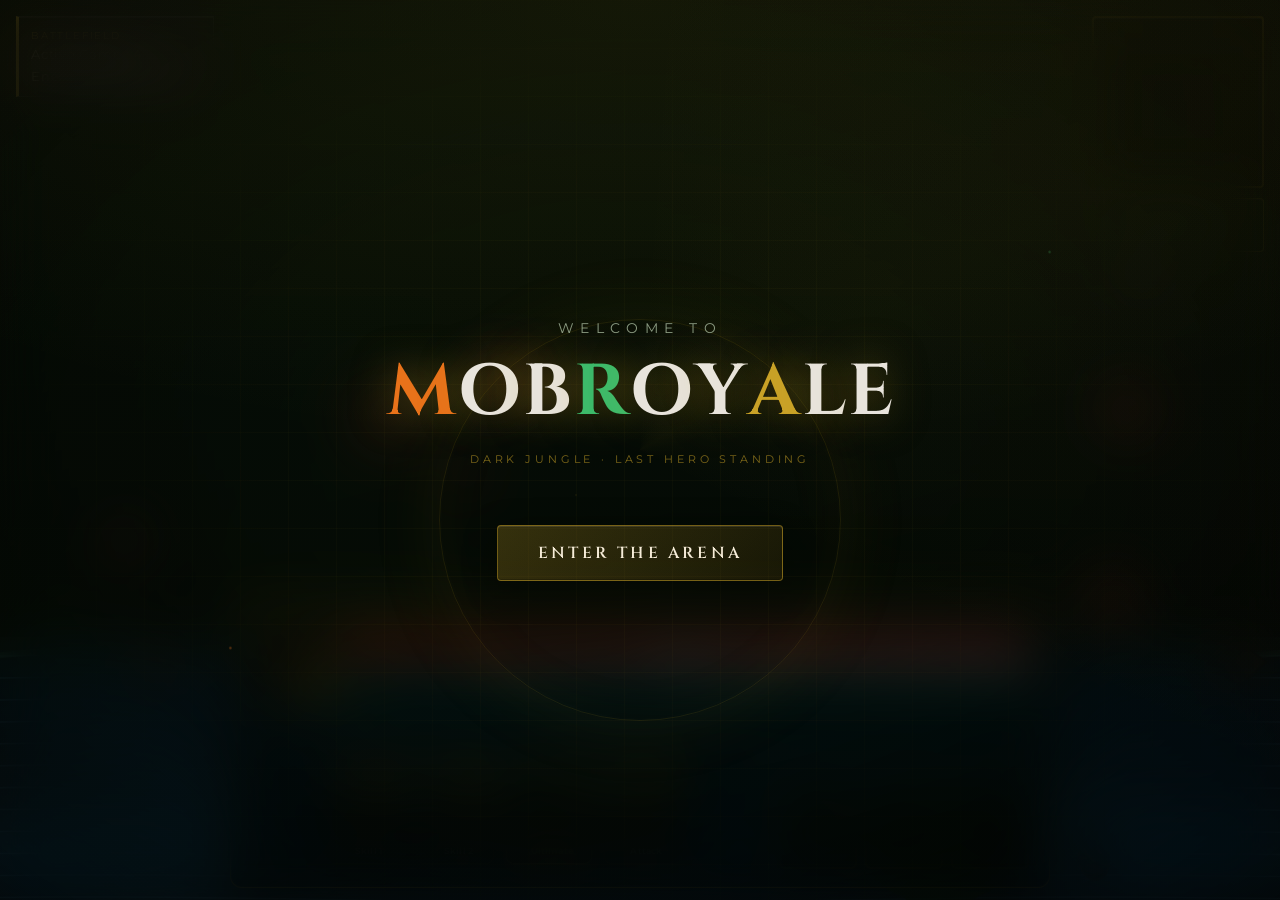
<file: index.html>
<!DOCTYPE html>
<html lang="sv">
<head>
    <meta charset="UTF-8">
    <title>Moba Battle Royale — Dark Jungle</title>
    <link rel="preconnect" href="https://fonts.googleapis.com">
    <link rel="preconnect" href="https://fonts.gstatic.com" crossorigin>
    <link href="https://fonts.googleapis.com/css2?family=Cinzel:wght@400;600;700&family=Montserrat:wght@400;500;600&display=swap" rel="stylesheet">
    <link rel="stylesheet" href="ui/hud-tokens.css">
    <link rel="stylesheet" href="ui/premium-animations.css">
    <style>
        html, body {
            margin: 0;
            padding: 0;
            width: 100%;
            height: 100%;
            overflow: hidden;
            background-color: #030704;
            font-family: 'Montserrat', 'Segoe UI', sans-serif;
            color: #d4cfc4;
        }

        #game-container {
            position: relative;
            width: 100vw;
            height: 100vh;
            overflow: hidden;
        }

        #gameCanvas {
            display: block;
            width: 100vw;
            height: 100vh;
            position: absolute;
            top: 0;
            left: 0;
            box-shadow: none;
            border: none;
            background-color: #030704;
        }
    </style>
</head>
<body>

<div id="game-container">
    <canvas id="gameCanvas"></canvas>

    <div id="hud-overlay">
        <canvas id="damage-overlay" aria-hidden="true"></canvas>

        <div id="creep-info" class="hud-info hud-panel">
            <div class="hud-label">Battlefield</div>
            <div>Active Camps <span class="hud-value" id="creeps-count">4</span></div>
            <div style="margin-top:6px;">Enemies Remaining <span class="hud-value" id="alive-counter">0</span></div>
            <span class="sr-only" id="player-level">1</span>
            <span class="sr-only" id="player-gold">0</span>
            <span class="sr-only" id="xp-text">0/100</span>
        </div>

        <div id="hud-top-right">
            <div id="minimap-wrap">
                <canvas id="minimap" width="168" height="168" aria-label="Minimap"></canvas>
            </div>
            <div id="hud-blight" aria-live="polite">
                <div class="blight-safe">Safe zone edge</div>
                <div class="blight-distance">—</div>
            </div>
        </div>

        <div id="hud-action-bar" class="hud-panel">
            <div class="hud-bar-row hud-bar-hero">
                <div id="hud-hero-block">
                    <div id="hud-portrait" aria-label="Hero portrait">
                        <span id="hud-portrait-letter">?</span>
                        <span id="hud-level-badge">1</span>
                    </div>
                    <div id="hud-stats-col">
                        <div id="hud-hero-name">Champion</div>
                        <div id="health-bar-container" class="hud-bar-wrap">
                            <div id="health-bar" class="hud-bar-fill"></div>
                            <span id="health-bar-text" class="hud-bar-text">100 / 100</span>
                        </div>
                        <div id="xp-bar-container" class="hud-bar-wrap xp">
                            <div id="xp-bar" class="hud-bar-fill"></div>
                            <span id="xp-bar-text" class="hud-bar-text">0 / 100</span>
                        </div>
                        <div id="hud-gold-row">Gold <span class="hud-value" id="hud-gold-value">0</span></div>
                        <div id="hud-buffs"></div>
                    </div>
                </div>
            </div>

            <div class="hud-bar-row hud-bar-actions">
                <div id="hud-abilities-row">
                    <div class="ability-slot" data-slot="q" aria-label="Skill 1, ready">
                        <span class="ability-key">1</span>
                        <span class="ability-role">SKILL</span>
                        <div class="ability-glyph" aria-hidden="true"></div>
                        <span class="ability-name">Skill 1</span>
                        <div class="ability-cd-ring" aria-hidden="true"></div>
                        <span class="ability-timer" aria-hidden="true"></span>
                    </div>
                    <div class="ability-slot" data-slot="w" aria-label="Skill 2, ready">
                        <span class="ability-key">2</span>
                        <span class="ability-role">SKILL</span>
                        <div class="ability-glyph" aria-hidden="true"></div>
                        <span class="ability-name">Skill 2</span>
                        <div class="ability-cd-ring" aria-hidden="true"></div>
                        <span class="ability-timer" aria-hidden="true"></span>
                    </div>
                    <div class="ability-slot ult" data-slot="e" aria-label="Ultimate, ready">
                        <span class="ability-key">3</span>
                        <span class="ability-role">ULT</span>
                        <div class="ability-glyph" aria-hidden="true"></div>
                        <span class="ability-name">Ultimate</span>
                        <div class="ability-cd-ring" aria-hidden="true"></div>
                        <span class="ability-timer" aria-hidden="true"></span>
                    </div>
                    <div class="ability-slot basic" data-slot="aa" aria-label="Attack, ready">
                        <span class="ability-key">LMB</span>
                        <span class="ability-role">AUTO</span>
                        <div class="ability-glyph" aria-hidden="true"></div>
                        <span class="ability-name">Attack</span>
                        <div class="ability-cd-ring" aria-hidden="true"></div>
                        <span class="ability-timer" aria-hidden="true"></span>
                    </div>
                </div>

                <div id="hud-inventory">
                    <div class="item-slot" id="slot-1" aria-label="Inventory slot 1">—</div>
                    <div class="item-slot" id="slot-2" aria-label="Inventory slot 2">—</div>
                    <div class="item-slot" id="slot-3" aria-label="Inventory slot 3">—</div>
                </div>
            </div>
        </div>

        <div id="level-up-flash" aria-live="polite">Level Up</div>

        <div id="game-over-screen" role="dialog" aria-labelledby="game-over-title">
            <h1 id="game-over-title">Fallen</h1>
            <p>The dark jungle claims another soul.</p>
            <button type="button" id="game-over-button" onclick="resetGame()">Return to Selection</button>
        </div>
    </div>

    <div id="class-select-overlay">
        <div class="menu-bg-grid" aria-hidden="true"></div>
        <div class="menu-vignette" aria-hidden="true"></div>
        <div class="menu-ember-layer" aria-hidden="true"></div>
        <div class="menu-shimmer" aria-hidden="true"></div>

        <div class="menu-shell">
            <nav class="menu-breadcrumb hidden" id="menu-breadcrumb" aria-label="Menu progress">
                <span class="crumb active" data-step="class">Champion</span>
                <span class="crumb-sep" aria-hidden="true">→</span>
                <span class="crumb" data-step="go">Deploy</span>
            </nav>

            <!-- Welcome -->
            <section class="menu-stage welcome-stage active" id="menu-stage-welcome">
                <div class="welcome-center">
                    <div class="welcome-glow-ring" aria-hidden="true"></div>
                    <span class="welcome-pre">Welcome to</span>
                    <div class="welcome-brand" id="welcome-brand" aria-label="MOBROYALE"></div>
                    <p class="welcome-tagline">Dark Jungle · Last Hero Standing</p>
                    <button type="button" class="glass-btn glass-btn-primary welcome-continue" id="welcome-continue-btn">
                        Enter the Arena
                    </button>
                </div>
            </section>

            <!-- Main menu -->
            <section class="menu-stage" id="menu-stage-main">
                <h1 class="main-logo">MobRoyale</h1>
                <p class="main-subtitle">Battle Royale in the Dark Jungle</p>
                <div class="main-menu-buttons">
                    <button type="button" class="glass-btn glass-btn-primary" id="btn-play">Quick Play</button>
                    <button type="button" class="glass-btn" id="btn-classes">Champion Roster</button>
                    <button type="button" class="glass-btn" id="btn-settings">Settings</button>
                </div>
            </section>

            <!-- Class select -->
            <section class="menu-stage" id="menu-stage-class-select">
                <header class="class-stage-header">
                    <h2>Pick Your Class</h2>
                    <p>Choose your path into the forest</p>
                </header>
                <div class="menu-body">
                    <div class="hero-card-grid" id="hero-card-grid" role="listbox" aria-label="Hero selection"></div>
                    <aside class="hero-details-pane" id="hero-details-pane" aria-live="polite">
                        <div class="details-empty">Select a champion<br>to begin</div>
                    </aside>
                </div>
                <footer class="class-stage-footer">
                    <button type="button" class="glass-btn glass-btn-back" id="btn-class-back">← Menu</button>
                    <div class="class-deploy-group">
                        <p class="class-deploy-hint" id="class-deploy-hint">Choose your champion — double-click or press Deploy</p>
                        <button type="button" class="glass-btn glass-btn-go" id="enter-forest-btn" disabled>Deploy</button>
                    </div>
                </footer>
            </section>

            <!-- Settings -->
            <section class="menu-stage" id="menu-stage-settings">
                <div class="settings-panel">
                    <h2>Settings</h2>
                    <div class="settings-row">
                        <span>Master Volume <small style="opacity:0.55;font-size:10px;">(no audio yet)</small></span>
                        <button type="button" class="settings-toggle on" data-setting="masterVolume" aria-label="Toggle master volume"></button>
                    </div>
                    <div class="settings-row">
                        <span>Screen Shake</span>
                        <button type="button" class="settings-toggle on" data-setting="screenShake" aria-label="Toggle screen shake"></button>
                    </div>
                    <div class="settings-row">
                        <span>Show Damage Numbers</span>
                        <button type="button" class="settings-toggle on" data-setting="damageNumbers" aria-label="Toggle damage numbers"></button>
                    </div>
                    <button type="button" class="glass-btn glass-btn-back" id="btn-settings-back" style="width:100%;margin-top:8px;">← Back</button>
                </div>
            </section>
        </div>
    </div>
</div>

<script type="module">
// ============================================================
// index.html — Bootstrap (tunna ~60 rader)
// All spellogik bor nu i separata moduler under core/ och ui/.
//
// Mappstruktur:
//   core/balance-config.js     — single source of truth (siffror)
//   core/balance-validator.js  — kör i konsolen för att validera balans
//   core/ability-engine.js     — abilities, projektiler, partiklar
//   core/canvas-renderer.js    — all rendering
//   core/economy-engine.js     — gold, loot, pity
//   core/camera.js             — kamera och koordinater
//   core/inventory.js          — item-pickup och shop-köp
//   core/input.js              — tangentbord och mus
//   core/game-loop.js          — update + render + gameState
//   core/game-init.js          — bootstrap, setupCreeps, applyHeroConfig
//   core/entities/player.js    — Player-klassen
//   core/entities/creep.js     — Creep-klassen
//   core/entities/projectile.js— Projectile-klassen
//   core/entities/item.js      — DroppedItem-klassen
//   core/world/blight.js       — Blight-zone (storm)
//   data/balance-config.js     — siffror (re-exporteras via core/)
//   data/hero-roster.js        — hjältedefinitioner
//   data/shop-catalog.js       — 15 shop-items
//   data/world-config.js       — creep-typer, camp-positioner, Blight
//   ui/hud.js                  — HUD-uppdatering
//   ui/shop-interface.js       — shop-UI
//   ui/menu-interface.js       — meny-system
// ============================================================

import { Player }          from './core/entities/player.js';
import { initInput, keysPressed, pointerWorld } from './core/input.js';
import { camera, getWorldCoordinates, updateCamera } from './core/camera.js';
import { buyItem }         from './core/inventory.js';
import { setGameLoopRefs, setKeysRef, gameState } from './core/game-loop.js';
import { setGameInitRefs, initializeGame, applyHeroConfig, showGameOver, resetGame, getPlayerClass, ensureSpritesLoaded, paintMenuBackdrop } from './core/game-init.js';
import { showLevelUpFlash, markHudDirty, flashAbilitySlot } from './ui/hud.js';
import { toggleShopUI, isShopOpen, closeShopUI, updateShopUI } from './ui/shop-interface.js';
import {
    initHeroSelectMenu, showClassSelectMenu, selectHero, buildWelcomeLetters,
    registerGamePauseHandler, openInGameSettings, closeInGameSettings, isInGameSettingsOpen,
} from './ui/menu-interface.js';
import {
    showNotification, showLevelUpNotification, showItemPickup,
    showCreepKill, initPremiumButtons,
} from './ui/notifications.js';
import AbilityEngine, { CooldownState } from './core/ability-engine.js';
import { SHOP_CATALOG }    from './data/shop-catalog.js';
import { HERO_ROSTER }     from './data/hero-roster.js';
import { calculateItemCost } from './core/economy-engine.js';
import { gameLoop, Projectiles, Creeps, onViewportResize } from './core/game-loop.js';

// ─── CANVAS ───────────────────────────────────────────────────
const canvas = document.getElementById('gameCanvas');
canvas.width  = window.innerWidth;
canvas.height = window.innerHeight;
const ctx = canvas.getContext('2d');

let VIEWPORT_WIDTH  = window.innerWidth;
let VIEWPORT_HEIGHT = window.innerHeight;

// ─── PLAYER ───────────────────────────────────────────────────
const PlayerInstance = new Player(3000, 3000);

// Callbacks injicerade utan cirkulära imports
PlayerInstance.getPointer = () => pointerWorld;
PlayerInstance.onDeath    = () => showGameOver();
PlayerInstance.onLevelUp  = (level) => {
    showLevelUpFlash();
    showLevelUpNotification(level ?? PlayerInstance.level);
};

// ─── KOPPLA IHOP MODULERNA ────────────────────────────────────
setGameInitRefs({
    player:      PlayerInstance,
    getViewport: () => ({ width: VIEWPORT_WIDTH, height: VIEWPORT_HEIGHT }),
});

setGameLoopRefs({
    player:         PlayerInstance,
    canvas,
    ctx,
    getViewport:    () => ({ width: VIEWPORT_WIDTH, height: VIEWPORT_HEIGHT }),
    getPlayerClass,
});

setKeysRef(() => keysPressed);

// ─── INPUT ────────────────────────────────────────────────────
initInput(canvas, {
    getCamera:     () => camera,
    getWorldCoords:(e, c) => getWorldCoordinates(e, c),
    isShopOpen,
    onShopToggle:  () => toggleShopUI(),
    onEscape:      () => {
        if (isShopOpen()) { closeShopUI(); return; }
        if (isInGameSettingsOpen()) { closeInGameSettings(); return; }
        if (gameState.running) openInGameSettings();
    },
    onBasicAttack: () => AbilityEngine.basicAttack(PlayerInstance, pointerWorld, Projectiles, Creeps),
    onAbility: (slot) => {
        const ok = AbilityEngine.cast(slot, PlayerInstance, pointerWorld, Projectiles, Creeps);
        if (ok) {
            flashAbilitySlot(slot);
            markHudDirty();
        }
    },
});

registerGamePauseHandler((shouldRun) => {
    gameState.running = shouldRun;
    if (shouldRun) requestAnimationFrame(gameLoop);
});

// ─── WINDOW-EVENTS ────────────────────────────────────────────
window.addEventListener('resize', () => {
    canvas.width   = window.innerWidth;
    canvas.height  = window.innerHeight;
    VIEWPORT_WIDTH  = window.innerWidth;
    VIEWPORT_HEIGHT = window.innerHeight;
    updateCamera(PlayerInstance, VIEWPORT_WIDTH, VIEWPORT_HEIGHT);
    onViewportResize();
    if (gameState.selectedClass) {
        updateShopUI(SHOP_CATALOG, getPlayerClass(), calculateItemCost);
    }
});

// ─── GLOBALS FÖR HTML ONCLICK-HANDLERS ───────────────────────
window.resetGame  = () => resetGame(showClassSelectMenu);
window.toggleMenu = toggleShopUI;
window.selectHero = (heroKey) => selectHero(heroKey, HERO_ROSTER);
window.buyItem    = (itemId) => buyItem(itemId, getPlayerClass(), gameState, PlayerInstance, markHudDirty);

// ─── ONLOAD ───────────────────────────────────────────────────
window.onload = async () => {
    buildWelcomeLetters();
    onViewportResize();
    paintMenuBackdrop(ctx, VIEWPORT_WIDTH, VIEWPORT_HEIGHT);
    await ensureSpritesLoaded();
    initHeroSelectMenu(HERO_ROSTER, (heroKey) => {
        applyHeroConfig(heroKey);
        initializeGame();
        setTimeout(initPremiumButtons, 100);
    });
    showClassSelectMenu({ skipWelcome: false });
    setTimeout(initPremiumButtons, 200);
};

// Expose notification helpers for game events
window.showNotification = showNotification;
window.showCreepKill = showCreepKill;
window.showItemPickup = showItemPickup;
</script>

</body>
</html>
</file>
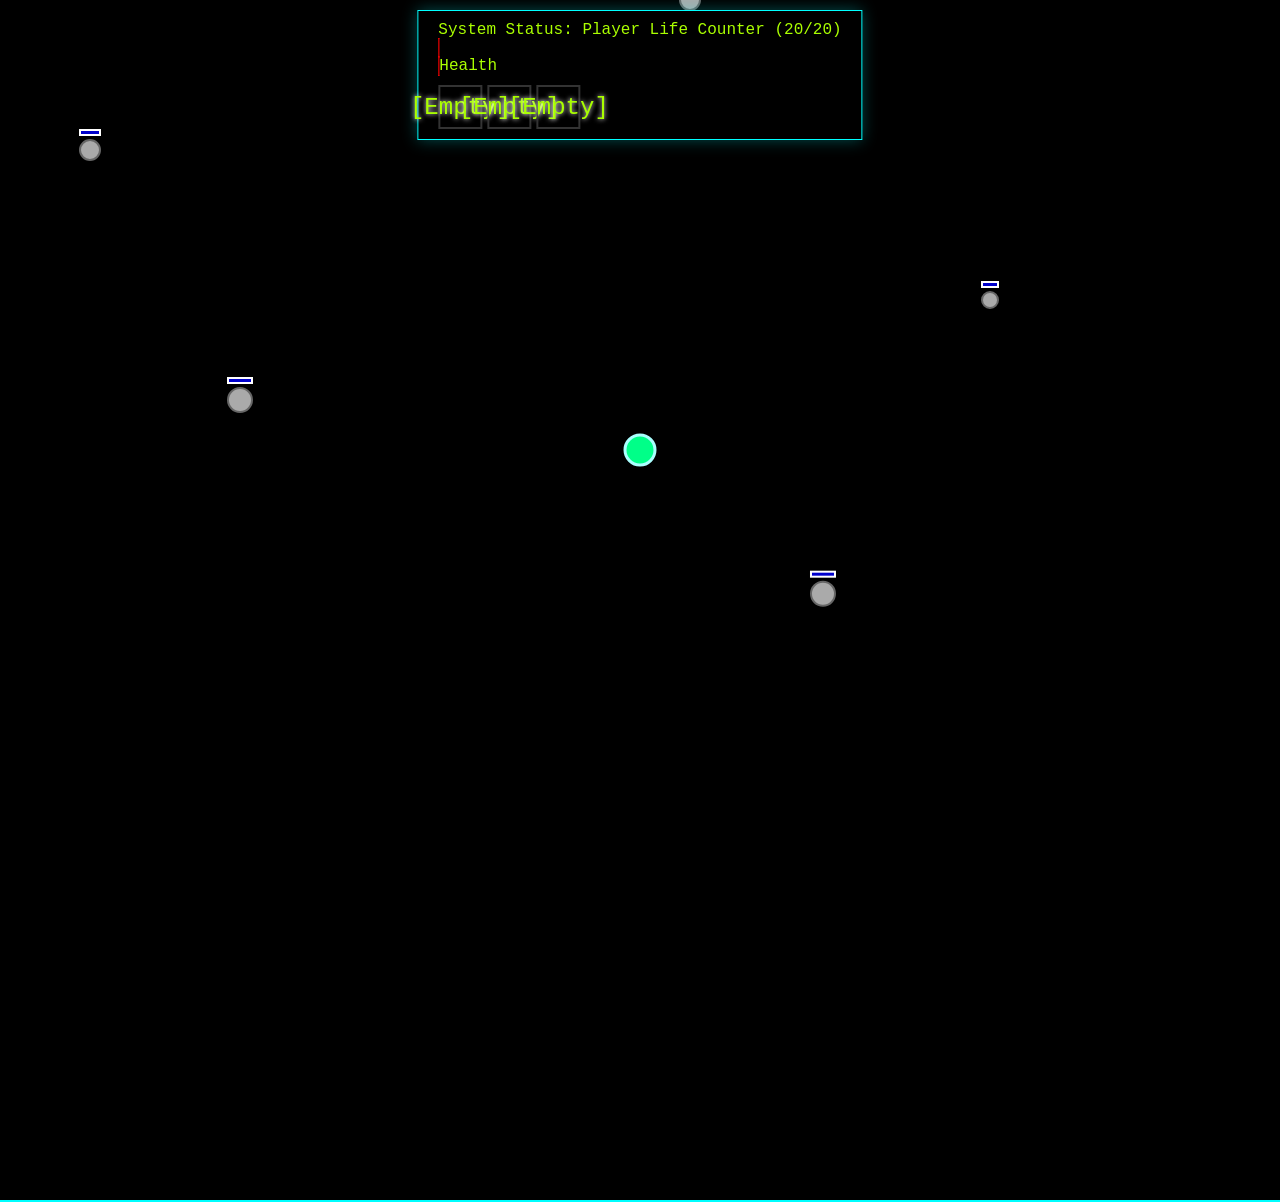
<file: archive/old-prototype.html>
<html lang="sv">

<head>

    <meta charset="UTF-8">

    <title>System Simulation Client</title>

    <style>

        body {

            margin: 0;

            background-color: #111;

            display: flex;

            justify-content: center;

            align-items: center;

            height: 100vh;

            overflow: hidden;

            font-family: 'Courier New', monospace;

        }

        #gameCanvas {

            background-color: #000;

            border: 2px solid #00FFFF; /* Cyan Neon Border */

            box-shadow: 0 0 30px rgba(0, 255, 255, 0.6);

        }

        #hud {

            position: absolute;

            top: 10px;

            left: 50%;

            transform: translateX(-50%);

            color: #AAFF00; /* Neon Green Text */

            padding: 10px 20px;

            background-color: rgba(0, 0, 0, 0.7);

            border: 1px solid #00FFFF;

            box-shadow: 0 0 15px rgba(0, 255, 255, 0.3);

            z-index: 10;

        }

        #healthBarContainer {

            width: 200px;

            height: 20px;

            background-color: #440000;

            border: 1px solid #FF0000;

            margin-bottom: 5px;

        }

        #healthBar {

            width: 100%;

            height: 100%;

            background-color: #ff4444;

            transition: width 0.2s ease-out;

        }

        #inventory {

            display: flex;

            gap: 5px;

            margin-top: 10px;

        }

        .item-slot {

            width: 40px;

            height: 40px;

            border: 2px solid #333;

            display: flex;

            justify-content: center;

            align-items: center;

            font-size: 1.5em;

            text-shadow: 0 0 5px #fff;

        }

    </style>

</head>

<body>



    <canvas id="gameCanvas" width="1500" height="1500"></canvas>



    <div id="hud">

        <div>

            System Status: Player Life Counter (20/20)

            <br><span id="healthBarContainer"><div id="healthBar"></div></span> Health

        </div>

        <div id="inventory">

            <div class="item-slot" id="slot1">[Empty]</div>

            <div class="item-slot" id="slot2">[Empty]</div>

            <div class="item-slot" id="slot3">[Empty]</div>

        </div>

    </div>



    <script>

        // --- CONSTANTS AND INITIAL SETUP ---

        const CANVAS_WIDTH = 1500;

        const CANVAS_HEIGHT = 1500;

        const PLAYER_SPEED = 6;

        const PROJECTILE_SPEED = 20;

        const STAGE_SIZE = { width: CANVAS_WIDTH, height: CANVAS_HEIGHT };



        // Canvas Setup

        const canvas = document.getElementById('gameCanvas');

        canvas.width = CANVAS_WIDTH;

        canvas.height = CANVAS_HEIGHT;

        const ctx = canvas.getContext('2d');



        // Game State Variables

        let lastTimestamp = 0;

        let isRunning = true;



        // --- OBJECT DEFINITIONS ---



        // Player Object (The Hero)

        let player = {

            x: CANVAS_WIDTH / 2,

            y: CANVAS_HEIGHT / 2,

            radius: 15,

            health: 100,

            maxHealth: 100,

            speed: PLAYER_SPEED,

            inventory: ['', '', ''] // Slots 1, 2, 3

        };



        // Projectile Array

        let projectiles = [];

        const PROJECTILE_COOLDOWN = 300; // ms

        let lastFireTime = 0;



        // Storm Object (The Map & The Storm)

        let storm = {

            center: { x: CANVAS_WIDTH / 2, y: CANVAS_HEIGHT / 2 },

            radius: Math.min(CANVAS_WIDTH, CANVAS_HEIGHT) * 0.95, // Starts large

            shrinkRate: 0.1, // Pixels per update cycle

            damageRate: 5, // Damage over time

            isShrinking: true

        };



        // Monster/NPC Camp Definitions (Dota 2 Style)

        let creeps = [];

        const MAX_CREEPS = 6;

        function createCreep(x, y, maxHp, radius) {

            return {

                x: x,

                y: y,

                radius: radius,

                maxHp: maxHp,

                currentHp: maxHp,

                isAlive: true,

                targetDistance: 100 // Range for drawing target indicator

            };

        }



        function spawnInitialCreeps() {

            // Spawn in clusters away from the center

            creeps.push(createCreep(200, 200, 80, 10));

            creeps.push(createCreep(200, 450, 60, 10));

            creeps.push(createCreep(350, 700, 90, 12));



            creeps.push(createCreep(800, 300, 70, 10));

            creeps.push(createCreep(1100, 600, 50, 8));

            creeps.push(createCreep(950, 900, 85, 12));

        }

        spawnInitialCreeps();



        // Item Spawning & Management (Loot)

        let items = [];

        const ITEM_TYPES = {

            PURPLE: { name: 'Weapon', value: 3 }, // Epic Weapon

            GOLD:   { name: 'Armor', value: 2 }  // Legendary Armor

        };



        function spawnItem(x, y, type) {

            items.push({ x: x, y: y, type: type, isCollected: false });

        }





        // --- INPUT HANDLERS AND CONTROL LOGIC (The Hero) ---

        let keys = {};

        window.addEventListener('keydown', (e) => { keys[e.key] = true; });

        window.addEventListener('keyup', (e) => { keys[e.key] = false; });



        // Mouse Aiming and Projectile Firing

        canvas.addEventListener('mousedown', (e) => {

            const rect = canvas.getBoundingClientRect();

            const mouseX = e.clientX - rect.left;

            const mouseY = e.clientY - rect.top;



            fireProjectile(player.x, player.y, mouseX, mouseY);

        });



        function fireProjectile(startX, startY, endX, endY) {

            const currentTime = Date.now();

            if (currentTime - lastFireTime < PROJECTILE_COOLDOWN) return;

            lastFireTime = currentTime;



            // Calculate direction vector

            const dx = endX - startX;

            const dy = endY - startY;

            const angle = Math.atan2(dy, dx);



            projectiles.push({

                x: startX + (Math.cos(angle) * 10), // Start slightly away from player

                y: startY + (Math.sin(angle) * 10),

                vx: Math.cos(angle) * PROJECTILE_SPEED,

                vy: Math.sin(angle) * PROJECTILE_SPEED,

                radius: 5,

                damage: 20,

                lifetime: 60 // Frames before auto-removal

            });

        }



        // Movement Update Function

        function handlePlayerMovement() {

            let dx = 0;

            let dy = 0;



            if (keys['w'] || keys['ArrowUp']) { dy -= 1; }

            if (keys['s'] || keys['ArrowDown']) { dy += 1; }

            if (keys['a'] || keys['ArrowLeft']) { dx -= 1; }

            if (keys['d'] || keys['ArrowRight']) { dx += 1; }



            // Normalize diagonal movement speed

            const magnitude = Math.sqrt(dx * dx + dy * dy);

            if (magnitude > 0) {

                dx /= magnitude;

                dy /= magnitude;

            }



            player.x += dx * player.speed;

            player.y += dy * player.speed;



            // Boundary constraints (Keeping player within the map bounds for simplicity of camera follow)

            player.x = Math.max(player.radius, Math.min(CANVAS_WIDTH - player.radius, player.x));

            player.y = Math.max(player.radius, Math.min(CANVAS_HEIGHT - player.radius, player.y));



             // Check for item collection (Collision)

            items.forEach(item => {

                if (!item.isCollected && distance(item.x, item.y, player.x, player.y) < 30) {

                    collectItem(item);

                }

            });

        }



        // --- CORE SYSTEMS UPDATES ---



        function updateProjectiles() {

            for (let i = projectiles.length - 1; i >= 0; i--) {

                const p = projectiles[i];

                p.x += p.vx;

                p.y += p.vy;

                p.lifetime--;



                // Check boundaries and lifespan

                if (p.lifetime <= 0 || Math.abs(p.x - player.x) > CANVAS_WIDTH + 10 || Math.abs(p.y - player.y) > CANVAS_HEIGHT + 10) {

                    projectiles.splice(i, 1);

                    continue;

                }



                // Check collisions with creeps

                let hit = false;

                for (let j = creeps.length - 1; j >= 0; j--) {

                    const creep = creeps[j];

                    if (!creep.isAlive) continue;



                    if (distance(p.x, p.y, creep.x, creep.y) < creep.radius + p.radius) {

                        creep.currentHp -= p.damage;

                        hit = true;

                        break; // Projectile destroyed on hit

                    }

                }



                if (hit) {

                    projectiles.splice(i, 1);

                }

            }

        }



        function updateStorm(deltaTime) {

            // The storm contracts towards the center point (750, 750)

            const elapsedSeconds = deltaTime / 1000;



            if (storm.isShrinking && storm.radius > 50) {

                // Exponential decay for radius reduction speed

                let shrinkageAmount = storm.shrinkRate * Math.pow(elapsedSeconds, 0.5);

                

                // Limit the rate of shrinking to ensure it reaches a minimum size quickly

                storm.radius = Math.max(50, storm.radius - shrinkageAmount);



                // Damage Check: If player is outside the storm boundary

                const distToCenter = distance(player.x, player.y, storm.center.x, storm.center.y);

                if (distToCenter > storm.radius) {

                    player.health -= storm.damageRate * elapsedSeconds; // Damage over time calculation

                    if (player.health < 0) player.health = 0;

                }

            } else if (storm.radius <= 50 && !storm.isShrinking) {

                 // End state reached

            }

        }



        function updateCreeps() {

            const damageToPlayer = 1; // Small base damage per frame tick if too close

            for (const creep of creeps) {

                if (!creep.isAlive) continue;



                // Simple pursuit logic: Creep moves towards the player

                let dx = player.x - creep.x;

                let dy = player.y - creep.y;

                let dist = Math.hypot(dx, dy);



                // If within shooting range (e.g., 200px), engage/attack

                if (dist < 300) {

                    creep.x += (dx / dist) * 1 + 0.5; // Creep movement towards player

                    creep.y += (dy / dist) * 1 + 0.5;



                    // Direct damage application if collision occurs

                     if (dist < creep.radius + player.radius) {

                        player.health -= damageToPlayer / 30; // Reduced damage per frame cycle

                     }

                } else {

                    // Slow passive movement towards the storm center/random target

                }



                // Check for death

                if (creep.currentHp <= 0 && creep.isAlive) {

                    creep.isAlive = false;

                    handleCreepDeath(creep);

                }

            }

        }



        function updateItems() {

             for (let i = items.length - 1; i >= 0; i--) {

                 const item = items[i];

                 // Items remain static until collected

             }

        }



        // --- UTILITY FUNCTIONS AND HANDLERS ---



        function distance(x1, y1, x2, y2) {

            return Math.hypot(x1 - x2, y1 - y2);

        }



        function collectItem(item) {

            if (player.inventory[0] === '' || player.inventory[1] === '' || player.inventory[2] === '') {

                const slotIndex = Math.floor(Math.random() * 3); // Random empty slot

                player.inventory[slotIndex] = item.type;

            } else {

                // If all slots are full, nothing happens

            }

            items.splice(items.indexOf(item), 1); // Remove collected item

        }



        function handleCreepDeath(creep) {

            const chance = Math.random();

            if (chance < 0.6) { // 60% chance of dropping loot

                const typeKeys = Object.keys(ITEM_TYPES);

                const randomTypeKey = typeKeys[Math.floor(Math.random() * typeKeys.length)];

                spawnItem(creep.x, creep.y, randomTypeKey);

            }

        }





        // --- RENDERING FUNCTIONS (The Canvas Drawing) ---



        function drawPlayer() {

            ctx.beginPath();

            ctx.arc(player.x, player.y, player.radius, 0, Math.PI * 2);

            ctx.fillStyle = '#00FF88'; // Neon Green

            ctx.strokeStyle = '#AAFFFF';

            ctx.lineWidth = 3;

            ctx.fill();

            ctx.stroke();



            // Simple directional indicator (facing cursor logic is handled by fireProjectile aiming)

        }



        function drawProjectiles() {

            for (const p of projectiles) {

                ctx.beginPath();

                ctx.arc(p.x, p.y, p.radius, 0, Math.PI * 2);

                ctx.fillStyle = '#FF4444'; // Red for attack element

                ctx.shadowColor = '#ff4444';

                ctx.shadowBlur = 15;

                ctx.fill();

            }

             // Reset shadow after drawing projectiles

            ctx.shadowBlur = 0;

        }



        function drawStorm() {

            if (!storm.isShrinking) return;



            const gradient = ctx.createRadialGradient(

                CANVAS_WIDTH / 2, CANVAS_HEIGHT / 2, storm.radius * 0.8,

                CANVAS_WIDTH / 2, CANVAS_HEIGHT / 2, storm.radius

            );



            // Red/Purple pulsing glow effect

            gradient.addColorStop(0, 'rgba(150, 0, 0, 0)');

            gradient.addColorStop(0.7, 'rgba(255, 0, 0, 0.6)');

            gradient.addColorStop(1, 'rgba(255, 0, 0, 0.9)');



            ctx.fillStyle = gradient;

            ctx.beginPath();

            ctx.arc(CANVAS_WIDTH / 2, CANVAS_HEIGHT / 2, storm.radius, 0, Math.PI * 2);

            ctx.fill();

        }





        function drawCreeps() {

            for (const creep of creeps) {

                if (!creep.isAlive) continue;



                // Draw body

                ctx.beginPath();

                ctx.arc(creep.x, creep.y, creep.radius, 0, Math.PI * 2);

                ctx.fillStyle = '#AAAAAA'; // Grey for neutral entity

                ctx.strokeStyle = '#666666';

                ctx.lineWidth = 2;

                ctx.fill();

                ctx.stroke();



                // Draw HP Bar

                const hpRatio = creep.currentHp / creep.maxHp;

                ctx.fillStyle = `rgba(0, ${Math.floor(150 * (1 - hpRatio))}, 255, 0.8)`; // Blue fading to red

                ctx.fillRect(creep.x - creep.radius, creep.y - creep.radius - 10, creep.radius * 2 * hpRatio, 5);

                ctx.strokeStyle = '#FFFFFF';

                ctx.strokeRect(creep.x - creep.radius, creep.y - creep.radius - 10, creep.radius * 2, 5);

            }

        }



        function drawItems() {

            for (const item of items) {

                if (item.isCollected) continue;



                ctx.shadowColor = '#FFFFFF';

                ctx.shadowBlur = 10;



                let color = '';

                if (item.type === 'PURPLE') {

                    color = '#8A2BE2'; // Purple for Weapon

                } else if (item.type === 'GOLD') {

                    color = '#FFD700'; // Gold for Armor

                }



                ctx.fillStyle = color;

                ctx.beginPath();

                ctx.rect(item.x - 15, item.y - 15, 30, 30);

                ctx.fill();

            }

             ctx.shadowBlur = 0;

        }





        // --- UI UPDATER (The HUD overlay) ---



        function updateHUD() {

            const healthPercent = Math.max(0, player.health / player.maxHealth) * 100;

            document.getElementById('healthBar').style.width = `${healthPercent}%`;



            // Update Life Counter

            document.querySelector('#hud > div:first-child').innerHTML = 

                `System Status: Player Life Counter (20/20)<br><span id="healthBarContainer"><div id="healthBar" style="background-color: ${healthPercent > 30 ? '#ff4444' : '#880000'}; width: ${healthPercent}%"></div></span> Health`;



            // Update Inventory Slots

            document.getElementById('slot1').textContent = player.inventory[0] === '' ? '[Empty]' : itemTypeToIcon(player.inventory[0]);

            document.getElementById('slot2').textContent = player.inventory[1] === '' ? '[Empty]' : itemTypeToIcon(player.inventory[1]);

            document.getElementById('slot3').textContent = player.inventory[2] === '' ? '[Empty]' : itemTypeToIcon(player.inventory[2]);

        }



        function itemTypeToIcon(type) {

            if (type === 'PURPLE') return '✨W'; // Weapon icon representation

            if (type === 'GOLD') return '🛡A';  // Armor icon representation

            return '?';

        }





        // --- MAIN GAME LOOP ---



        function gameLoop(timestamp) {

            const deltaTime = timestamp - lastTimestamp;

            lastTimestamp = timestamp;



            if (!isRunning) return;



            // 1. SYSTEM UPDATES

            handlePlayerMovement();

            updateProjectiles();

            updateStorm(deltaTime);

            updateCreeps();

            updateItems();





            // 2. RENDERING (Clearing the frame)

            ctx.clearRect(0, 0, CANVAS_WIDTH, CANVAS_HEIGHT);



            // Draw Background elements first (The Storm)

            drawStorm();



            // Mid-ground/Entities

            drawCreeps();

            drawItems();



            // Foreground elements

            drawProjectiles();

            drawPlayer();





            // 3. UI UPDATE

            updateHUD();



            requestAnimationFrame(gameLoop);

        }



        // Kick off the simulation

        lastTimestamp = performance.now();

        gameLoop(lastTimestamp);



    </script>

</body>

</html>
</file>
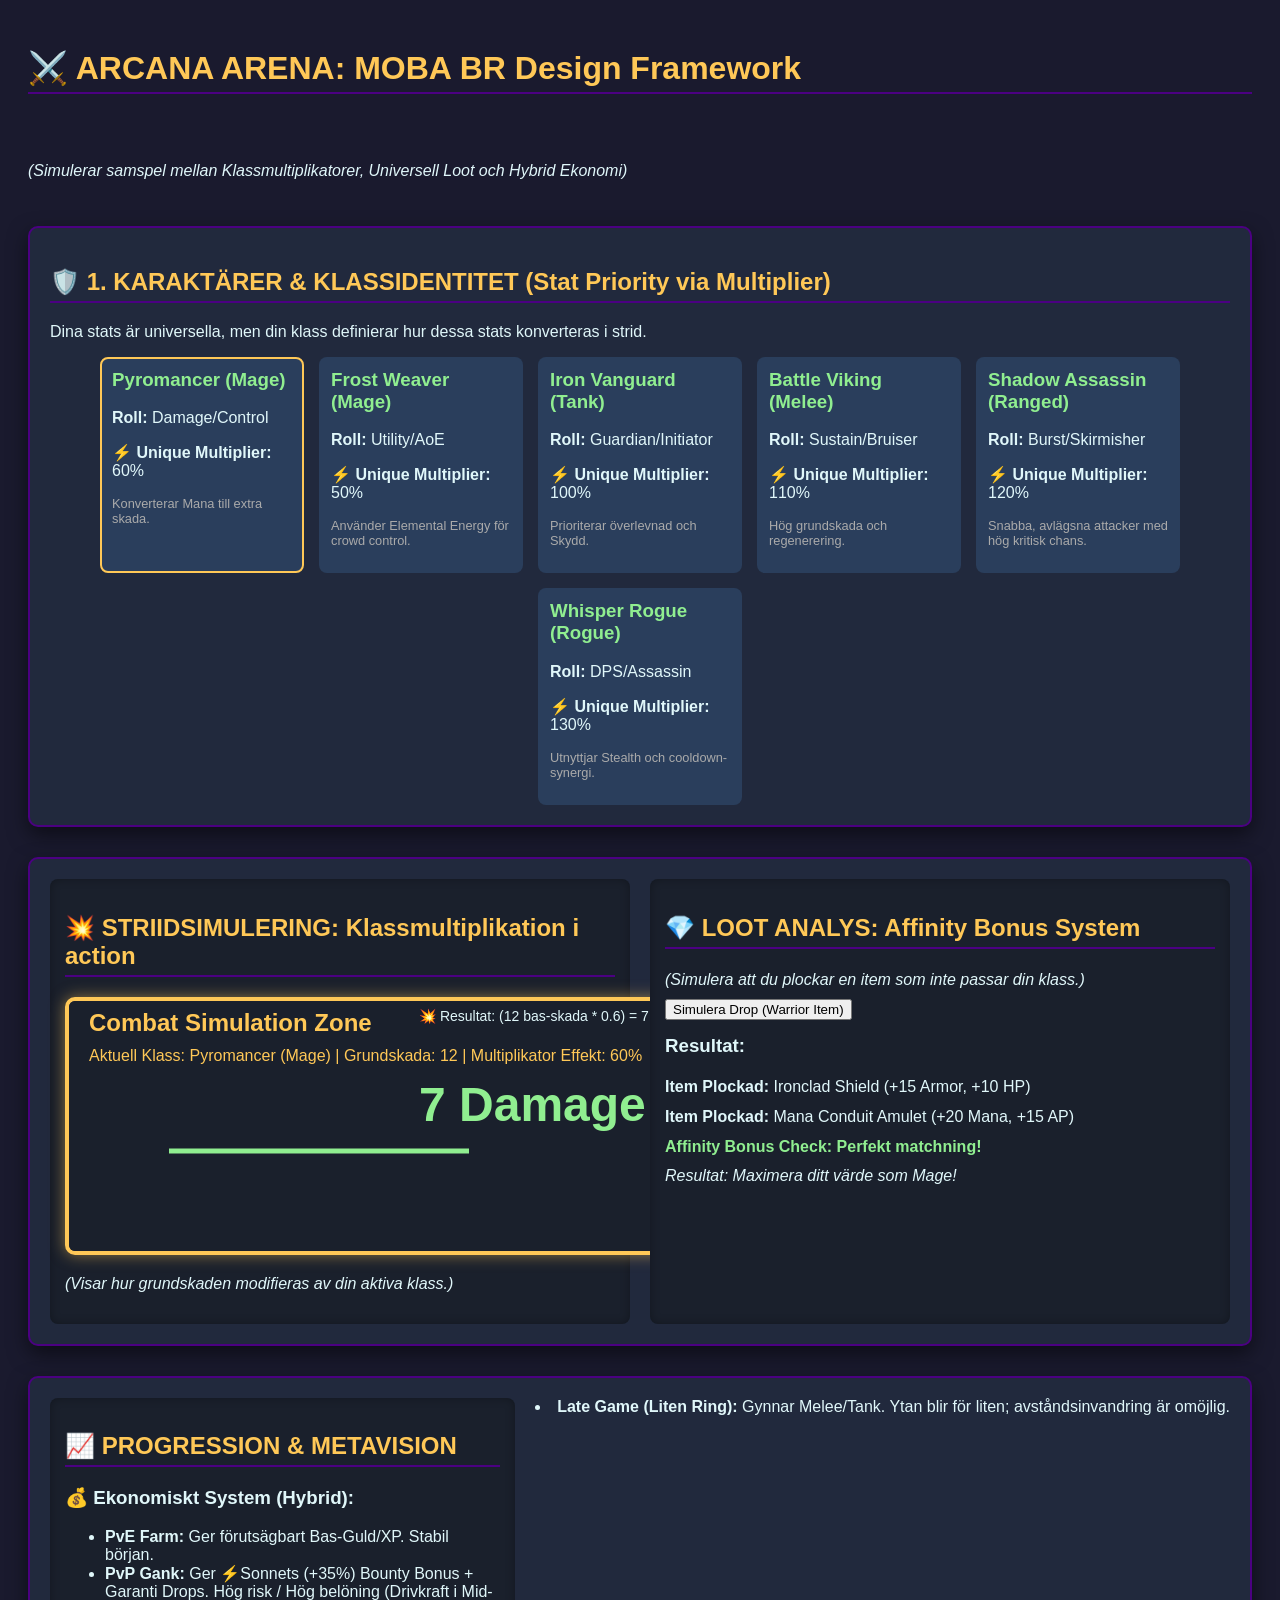
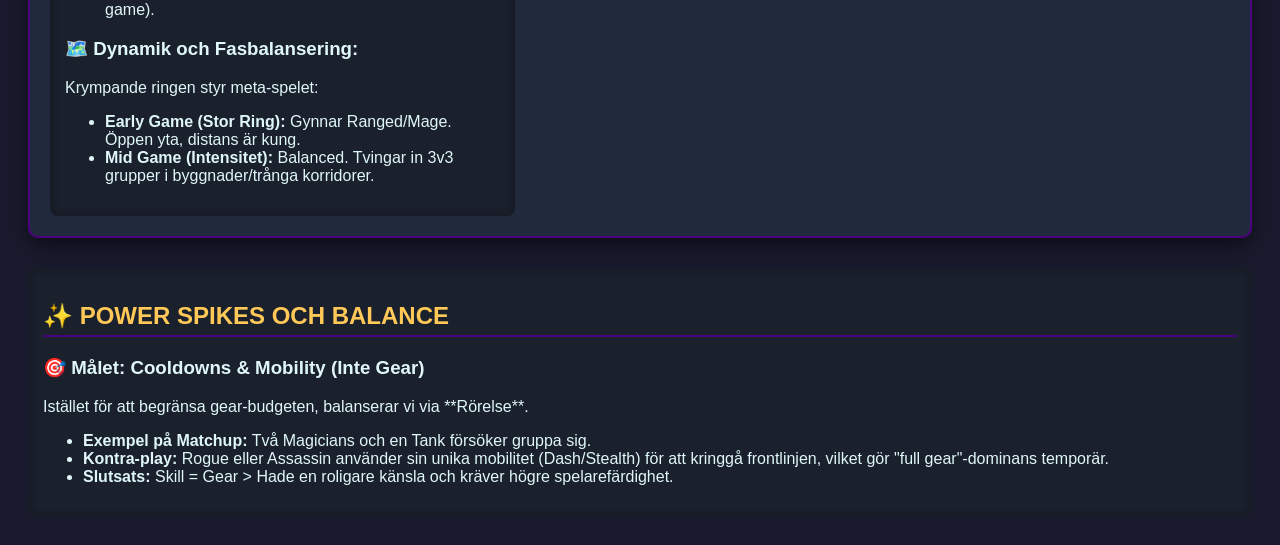
<file: ui/arcana-framework.html>
<!DOCTYPE html>
<html lang="sv">
<head>
    <meta charset="UTF-8">
    <meta name="viewport" content="width=device-width, initial-scale=1.0">
    <title>Arcana Arena: MOBA BR Design Framework</title>
    <style>
        /* ------------------------- GLOBAL STYLES ------------------------ */
        body {
            font-family: 'Segoe UI', Tahoma, Geneva, Verdana, sans-serif;
            background-color: #1a1a2e; /* Dark background for fantasy/sci-fi vibe */
            color: #e0f7fa;
            padding: 20px;
            display: flex;
            flex-direction: column;
            gap: 30px;
        }
        h1, h2 {
            color: #ffc857; /* Golden accent color */
            border-bottom: 2px solid #4b0082; /* Dark purple separator */
            padding-bottom: 5px;
        }
        .container {
            background-color: #21293d;
            border: 2px solid #4b0082;
            border-radius: 10px;
            padding: 20px;
            box-shadow: 0 8px 20px rgba(0, 0, 0, 0.5);
        }

        /* ------------------------- FLEX LAYOUTS ------------------------ */
        .flex-row {
            display: flex;
            gap: 20px;
            flex-wrap: wrap;
        }
        .box {
            background-color: #1a202c;
            padding: 15px;
            border-radius: 8px;
            flex: 1 1 300px; /* Flexible width */
            min-width: 250px;
            box-shadow: inset 0 0 10px rgba(0, 0, 0, 0.3);
        }

        /* ------------------------- CANVAS/SIMULATION AREA ------------------------ */
        #simulationCanvas {
            border: 4px solid #ffc857;
            background-color: #2b2d42;
            border-radius: 10px;
            box-shadow: 0 0 15px rgba(255, 200, 87, 0.5);
        }

        /* ------------------------- CLASS CARDS & STATS ------------------------ */
        #classSelection {
            display: flex;
            flex-wrap: wrap;
            gap: 15px;
            justify-content: center;
        }
        .class-card {
            width: 180px;
            padding: 10px;
            background-color: #2a3e5c;
            border: 2px solid transparent;
            border-radius: 8px;
            cursor: pointer;
            transition: all 0.3s ease;
        }
        .class-card:hover {
            transform: translateY(-5px);
            box-shadow: 0 10px 20px rgba(75, 0, 130, 0.6);
            border-color: #ffc857;
        }
        .class-card h3 {
            margin-top: 0;
            color: #90ee90; /* Light green for headers */
        }

        /* ------------------------- ITEM/LOOT DISPLAY ------------------------ */
        #lootAnalysis p {
            margin: 8px 0;
            line-height: 1.4;
        }
        .penalty {
            color: #ff6b6b; /* Red for penalties */
            font-weight: bold;
        }

        /* --- Mobile adjustments --- */
        @media (max-width: 900px) {
            body { padding: 10px; }
            .flex-row { flex-direction: column; gap: 20px; }
            .box { min-width: 100%; }
        }

    </style>
</head>
<body>

    <h1>⚔️ ARCANA ARENA: MOBA BR Design Framework</h1>
    <p><em>(Simulerar samspel mellan Klassmultiplikatorer, Universell Loot och Hybrid Ekonomi)</em></p>

    <!-- Section 1: Class Identification -->
    <div class="container">
        <h2>🛡️ 1. KARAKTÄRER & KLASSIDENTITET (Stat Priority via Multiplier)</h2>
        <p>Dina stats är universella, men din klass definierar hur dessa stats konverteras i strid.</p>
        <div id="classSelection" class="flex-row">
            <!-- Class cards will be generated by JS -->
        </div>
    </div>

    <!-- Section 2: Combat Simulation (Ability & Multiplier Check) -->
    <div class="container flex-row">
        <div class="box" style="flex: 1;">
            <h2>💥 STRIIDSIMULERING: Klassmultiplikation i action</h2>
            <canvas id="simulationCanvas" width="800" height="250"></canvas>
            <p><em>(Visar hur grundskaden modifieras av din aktiva klass.)</em></p>
        </div>

        <!-- Section 3: Loot Analysis (Affinity Check) -->
        <div class="box" style="flex: 1;">
            <h2>💎 LOOT ANALYS: Affinity Bonus System</h2>
            <div id="lootAnalysis">
                <p><em>(Simulera att du plockar en item som inte passar din klass.)</em></p>
                <button onclick="simulateLoot()">Simulera Drop (Warrior Item)</button>
                <h3 style="margin-top: 15px;">Resultat:</h3>
                <div id="lootOutput"></div>
            </div>
        </div>
    </div>

    <!-- Section 4: Progression and Meta -->
     <div class="container flex-row">
        <div class="box" style="flex: 2;">
            <h2>📈 PROGRESSION & METAVISION</h2>
            <h3>💰 Ekonomiskt System (Hybrid):</h3>
            <ul>
                <li><strong>PvE Farm:</strong> Ger förutsägbart Bas-Guld/XP. Stabil början.</li>
                <li><strong>PvP Gank:</strong> Ger ⚡Sonnets (+35%) Bounty Bonus + Garanti Drops. Hög risk / Hög belöning (Drivkraft i Mid-game).</li>
            </ul>

            <h3>🗺️ Dynamik och Fasbalansering:</h3>
            <p>Krympande ringen styr meta-spelet:</p>
            <ul>
                <li><strong>Early Game (Stor Ring):</strong> Gynnar Ranged/Mage. Öppen yta, distans är kung.</li>
                <li><strong>Mid Game (Intensitet):</strong> Balanced. Tvingar in 3v3 grupper i byggnader/trånga korridorer.</div>
                <li><strong>Late Game (Liten Ring):</strong> Gynnar Melee/Tank. Ytan blir för liten; avståndsinvandring är omöjlig.</li>
            </ul>
        </div>

        <div class="box" style="flex: 1;">
             <h2>✨ POWER SPIKES OCH BALANCE</h2>
            <h3>🎯 Målet: Cooldowns & Mobility (Inte Gear)</h3>
            <p>Istället för att begränsa gear-budgeten, balanserar vi via **Rörelse**.</p>
            <ul>
                <li><strong>Exempel på Matchup:</strong> Två Magicians och en Tank försöker gruppa sig.</li>
                <li><strong>Kontra-play:</strong> Rogue eller Assassin använder sin unika mobilitet (Dash/Stealth) för att kringgå frontlinjen, vilket gör "full gear"-dominans temporär.</li>
                <li><strong>Slutsats:</strong> Skill = Gear > Hade en roligare känsla och kräver högre spelarefärdighet.</li>
            </ul>
        </div>
    </div>


<script>
// ------------------------- CORE GAME DATA STRUCTURES ------------------------

const CLASSES = [
    { name: "Pyromancer (Mage)", role: "Damage/Control", stats: { AP: 30, MP: 50, HP: 80 }, baseDmg: 12, multiplier: 0.6, description: "Konverterar Mana till extra skada." },
    { name: "Frost Weaver (Mage)", role: "Utility/AoE", stats: { AP: 25, MP: 40, HP: 90 }, baseDmg: 10, multiplier: 0.5, description: "Använder Elemental Energy för crowd control." },
    { name: "Iron Vanguard (Tank)", role: "Guardian/Initiator", stats: { STR: 20, ARM: 40, HP: 150 }, baseDmg: 8, multiplier: 1.0, description: "Prioriterar överlevnad och Skydd." },
    { name: "Battle Viking (Melee)", role: "Sustain/Bruiser", stats: { STR: 35, ARM: 20, HP: 130 }, baseDmg: 16, multiplier: 1.1, description: "Hög grundskada och regenerering." },
    { name: "Shadow Assassin (Ranged)", role: "Burst/Skirmisher", stats: { DEX: 25, MP: 30, HP: 90 }, baseDmg: 14, multiplier: 1.2, description: "Snabba, avlägsna attacker med hög kritisk chans." },
    { name: "Whisper Rogue (Rogue)", role: "DPS/Assassin", stats: { DEX: 30, STR: 20, HP: 95 }, baseDmg: 15, multiplier: 1.3, description: "Utnyttjar Stealth och cooldown-synergi." }
];

// För att hålla spåret enkelt för denna simulation, låter vi "stat"-multiplikatoren fungera som en global skadekönverterare i JS,
// men det är viktigt att lyfta fram dess funktionella skillnad.

let activeClass = CLASSES[0].name; 

// ------------------------- DOM MANIPULATION AND INITIALIZATION ------------------------

function initializeClasses() {
    const container = document.getElementById('classSelection');
    container.innerHTML = '';
    CLASSES.forEach(cls => {
        const card = document.createElement('div');
        card.className = 'class-card';
        card.setAttribute('onclick', `setActiveClass('${cls.name}')`);
        card.innerHTML = `
            <h3>${cls.name}</h3>
            <p><strong>Roll:</strong> ${cls.role}</p>
            <p>⚡ <strong>Unique Multiplier:</strong> ${(cls.multiplier * 100).toFixed(0)}%</p>
            <p style="font-size: 0.8em; color: #aaa;">${cls.description}</p>
        `;
        container.appendChild(card);
    });
}

function setActiveClass(className) {
    activeClass = className;
    const activeCard = document.querySelector(`.class-card h3`); // Just gets the first card for simplicity
    document.querySelectorAll('.class-card').forEach(card => {
        card.style.border = '2px solid transparent';
        if (card.textContent.includes(className)) {
            card.style.border = '2px solid #ffc857'; // Highlight selected class
        }
    });

    // Reset simulation output based on new selection
    document.getElementById('lootOutput').innerHTML = '';
    simulateLoot(); 
    displayCombatStats(true); 
}


/**
 * Simulerar strid och visar hur klassmultiplikatorn påverkar skadan.
 * @param {boolean} initial - Om det är en inledande visning eller uppdatering.
 */
function displayCombatStats(initial = false) {
    const canvas = document.getElementById('simulationCanvas');
    const ctx = canvas.getContext('2d');

    // Clear the canvas for redrawing
    ctx.clearRect(0, 0, canvas.width, canvas.height);
    ctx.fillStyle = '#1a202c';
    ctx.fillRect(0, 0, canvas.width, canvas.height);


    const activeClassData = CLASSES.find(c => c.name === activeClass);

    // --- Drawing Visuals ---
    
    // Title/Stats display (Above Canvas)
    let titleText = `Aktuell Klass: ${activeClass} | Grundskada: ${Math.round(activeClassData.baseDmg)}`;
    if (initial) {
        titleText += ` | Multiplikator Effekt: ${(activeClassData.multiplier * 100).toFixed(0)}%`;
    }

    ctx.fillStyle = '#ffc857';
    ctx.font = "bold 24px Arial";
    ctx.fillText("Combat Simulation Zone", 20, 30);
    ctx.font = "16px Arial";
    ctx.fillText(titleText, 20, 60);

    // --- Damage Calculation Visualization ---
    const baseDmg = activeClassData.baseDmg;
    let calculatedDamage = Math.round(baseDmg * activeClassData.multiplier);
    
    // Scaling the damage for visual effect
    let color = '#90ee90'; // Default green
    if (activeClassData.name.includes("Rogue") || activeClassData.name.includes("Assassin")) {
        color = '#ff6b6b'; // Red/Pink for burst
    } else if (activeClassData.name.includes("Tank") && activeClassData.role === "Guardian/Initiator") {
        color = '#4b0082'; // Purple for CC/Defense
    }

    // Simulate the hit trajectory
    ctx.strokeStyle = color;
    ctx.lineWidth = 5;
    ctx.beginPath();
    ctx.moveTo(100, 150);
    ctx.lineTo(400, 150);
    ctx.stroke();

    // Simulate the damage text on the canvas (the "hit")
    ctx.fillStyle = color;
    ctx.font = "bold 48px Arial";
    ctx.fillText(`${calculatedDamage} Damage!`, 350, 120);


    if (initial) {
        const finalMsg = `💥 Resultat: (${Math.round(baseDmg)} bas-skada * ${activeClassData.multiplier}) = ${calculatedDamage} effektskada.`;
         ctx.fillStyle = '#e0f7fa';
         ctx.font = "14px Arial";
         ctx.fillText(finalMsg, 350, 20);
    }

}


/**
 * Simulerar plock av loot för att demonstrera Affinity Bonus systemet.
 */
function simulateLoot() {
    const outputDiv = document.getElementById('lootOutput');
    const activeClassData = CLASSES.find(c => c.name === activeClass);
    let htmlContent = '';

    // Scenario: Mage plockar upp en Warrior-item (t.ex. Ironclad Shield)
    const fakeLoot = { name: "Ironclad Shield", stats: "+15 Armor, +10 HP" }; 
    
    htmlContent += `<p><strong>Item Plockad:</strong> ${fakeLoot.name} (${fakeLoot.stats})</p>`;

    // Affinity Check Logic (Mage vs Tank gear)
    if (!activeClassData.name.includes("Tank") && !activeClassData.role === "Guardian/Initiator") {
        const penalty = 0.3; // 30% loss of effectiveness
        let rawStats = fakeLoot.stats;

        htmlContent += `<p><strong>Affinity Bonus Check:</strong> Låg affinity (Mage -> Tank Gear).</p>`;
        htmlContent += `<p class="penalty">Effektivitet minskar med ${Math.round(penalty * 100)}%. </p>`;
        htmlContent += `<em>Resultat: Skölden överlever stormen men är suboptimal för din klass.</em>`;
    } else {
         // Scenario: Mage plockar en Mage-item (Perfect match)
         const idealLoot = { name: "Mana Conduit Amulet", stats: "+20 Mana, +15 AP" }; 
         htmlContent += `<p><strong>Item Plockad:</strong> ${idealLoot.name} (${idealLoot.stats})</p>`;
         htmlContent += `<p style="color: #90ee90; font-weight: bold;">Affinity Bonus Check: Perfekt matchning!</p>`;
         htmlContent += `<em>Resultat: Maximera ditt värde som Mage!</em>`;
    }


    outputDiv.innerHTML = htmlContent;
}

// ------------------------- INITIALIZATION CALLS ------------------------
document.addEventListener('DOMContentLoaded', () => {
    initializeClasses(); // Set up the clickable cards
    setActiveClass(CLASSES[0].name); // Initialize with the first class (Pyromancer)
});

</script>

</body>
</html>
</file>
<file: ui/hud-tokens.css>
/* ============================================================
   ui/hud-tokens.css — Dark Fantasy MOBA HUD Design System
   ============================================================ */

:root {
    --hud-glass: rgba(8, 16, 10, 0.58);
    --hud-glass-border: rgba(201, 162, 39, 0.48);
    --hud-glass-highlight: rgba(255, 255, 255, 0.12);
    --hud-surface: linear-gradient(165deg, rgba(10, 20, 12, 0.72), rgba(3, 7, 4, 0.65));
    --hud-surface-solid: rgba(6, 14, 8, 0.68);
    /* Premium matte tokens (merged) */
    --hud-bg-matte: rgba(17, 17, 17, 0.95);
    --hud-bg-darker: #0a0a0a;
    --hud-border-gold: #D4AF37;
    --hud-border-gold-dim: #997c23;
    --hud-border-dark: #333333;
    --hud-border-subtle: rgba(139, 105, 20, 0.4);
    --hud-hp-gradient: linear-gradient(90deg, #8B0000 0%, #E63946 100%);
    --hud-xp-gradient: linear-gradient(90deg, #004d40 0%, #2A9D8F 100%);
    --hud-text-primary: #f2ead8;
    --hud-text-secondary: #8a9a82;
    --hud-text-gold: #d4b84a;
    --hud-hp-fill: linear-gradient(90deg, #6a2020, #c0392b, #e74c3c);
    --hud-hp-bg: rgba(0, 0, 0, 0.55);
    --hud-hp-border: rgba(192, 57, 43, 0.5);
    --hud-xp-fill: linear-gradient(90deg, #1a4a2a, #3dba6a);
    --hud-xp-bg: rgba(0, 0, 0, 0.55);
    --hud-xp-border: rgba(61, 186, 106, 0.4);
    --hud-cd-overlay: rgba(3, 7, 4, 0.72);
    --hud-ready-glow: rgba(201, 162, 39, 0.45);
    --hud-blight-warn: #9b59b6;
    --hud-blight-danger: #c0392b;
    --hud-font-display: 'Cinzel', Georgia, serif;
    --hud-font-body: 'Montserrat', 'Segoe UI', sans-serif;
    --hud-bar-height: 14px;
    --hud-bar-radius: 2px;
    --hud-slot-size: 78px;
    --hud-ult-slot-size: 86px;
    --hud-skill-height: 96px;
    --hud-ult-height: 104px;
    --hud-safe-bottom: max(12px, env(safe-area-inset-bottom, 0px));
}

/* ─── Overlay shell ─────────────────────────────────────────── */

#hud-overlay {
    position: fixed;
    inset: 0;
    z-index: 10;
    pointer-events: none;
    box-sizing: border-box;
    font-family: var(--hud-font-body);
    color: var(--hud-text-primary);
}

.hud-panel {
    background: var(--hud-bg-matte);
    backdrop-filter: blur(20px) saturate(1.35);
    -webkit-backdrop-filter: blur(20px) saturate(1.35);
    border: 1px solid var(--hud-border-dark);
    box-shadow:
        0 8px 24px rgba(0, 0, 0, 0.8),
        inset 0 1px 0 var(--hud-glass-highlight),
        inset 0 0 30px rgba(0, 0, 0, 0.15);
    padding: 12px 14px;
    pointer-events: none;
}

.hud-label {
    font-size: 10px;
    letter-spacing: 0.18em;
    text-transform: uppercase;
    color: var(--hud-border-gold);
    margin-bottom: 4px;
}

.hud-value {
    font-variant-numeric: tabular-nums;
    color: var(--hud-text-gold);
    font-weight: 600;
}

/* ─── Top-right: minimap + blight ───────────────────────────── */

#hud-top-right {
    position: absolute;
    top: 16px;
    right: 16px;
    display: flex;
    flex-direction: column;
    align-items: flex-end;
    gap: 10px;
}

#minimap-wrap {
    position: relative;
    border: 2px solid var(--hud-glass-border);
    border-radius: 4px;
    overflow: hidden;
    box-shadow: 0 8px 28px rgba(0, 0, 0, 0.5), inset 0 1px 0 var(--hud-glass-highlight);
    background: rgba(3, 7, 4, 0.75);
    backdrop-filter: blur(8px);
    -webkit-backdrop-filter: blur(8px);
}

#minimap {
    display: block;
    width: 168px;
    height: 168px;
}

#hud-blight {
    min-width: 168px;
    padding: 10px 12px;
    border-radius: 4px;
    background: var(--hud-glass);
    backdrop-filter: blur(12px);
    -webkit-backdrop-filter: blur(12px);
    border: 1px solid var(--hud-glass-border);
    box-shadow: inset 0 1px 0 var(--hud-glass-highlight);
    font-size: 11px;
    letter-spacing: 0.06em;
    text-align: center;
}

#hud-blight .blight-safe {
    color: var(--hud-text-secondary);
}

#hud-blight .blight-distance {
    font-variant-numeric: tabular-nums;
    color: var(--hud-text-gold);
    font-weight: 600;
    font-size: 13px;
    margin-top: 2px;
}

#hud-blight.warning {
    border-color: var(--hud-blight-warn);
    animation: blightWarnPulse 1.2s ease-in-out infinite;
}

#hud-blight.danger {
    border-color: var(--hud-blight-danger);
    background: rgba(40, 10, 10, 0.9);
}

#hud-blight.danger .blight-status {
    color: #e74c3c;
    font-weight: 700;
    letter-spacing: 0.12em;
    text-transform: uppercase;
}

@keyframes blightWarnPulse {
    0%, 100% { box-shadow: 0 0 0 rgba(155, 89, 182, 0); }
    50% { box-shadow: 0 0 16px rgba(155, 89, 182, 0.35); }
}

/* ─── Top-left: battlefield info ────────────────────────────── */

#creep-info {
    position: absolute;
    top: 16px;
    left: 16px;
    text-align: left;
    min-width: 168px;
    font-size: 13px;
    letter-spacing: 0.06em;
    text-shadow: 0 1px 3px rgba(0, 0, 0, 0.8);
    border-left: 3px solid var(--hud-border-gold);
    padding-left: 12px;
}

/* ─── Bottom action bar ─────────────────────────────────────── */

#creep-info,
#hud-top-right,
#hud-action-bar,
#level-up-flash {
    z-index: 20;
}

#hud-action-bar {
    position: absolute;
    bottom: var(--hud-safe-bottom);
    left: 50%;
    transform: translateX(-50%);
    display: flex;
    flex-direction: column;
    gap: 12px;
    padding: 16px 20px 18px;
    background: linear-gradient(
        180deg,
        rgba(12, 22, 14, 0.55) 0%,
        rgba(4, 8, 5, 0.72) 100%
    );
    backdrop-filter: blur(24px) saturate(1.4);
    -webkit-backdrop-filter: blur(24px) saturate(1.4);
    border: 1px solid var(--hud-glass-border);
    border-top: 2px solid var(--hud-border-gold);
    border-radius: 12px;
    box-shadow:
        0 20px 56px rgba(0, 0, 0, 0.55),
        0 0 0 1px rgba(255, 255, 255, 0.04) inset,
        inset 0 1px 0 var(--hud-glass-highlight);
    width: min(98vw, 820px);
    max-width: 820px;
    box-sizing: border-box;
}

#hud-action-bar::before {
    content: '';
    position: absolute;
    top: 0;
    left: 12%;
    right: 12%;
    height: 1px;
    background: linear-gradient(90deg, transparent, rgba(201, 162, 39, 0.55), transparent);
    pointer-events: none;
}

.hud-bar-row {
    display: flex;
    align-items: flex-start;
    gap: 12px;
    min-width: 0;
}

.hud-bar-row.hud-bar-actions {
    align-items: flex-end;
    justify-content: center;
    padding-top: 10px;
    border-top: 1px solid rgba(139, 105, 20, 0.25);
    flex-wrap: nowrap;
    gap: 10px;
}

#hud-hero-block {
    display: flex;
    gap: 12px;
    align-items: flex-start;
    flex-shrink: 0;
    width: 100%;
    min-width: 0;
}

#hud-portrait {
    position: relative;
    width: 68px;
    height: 68px;
    border: 2px solid var(--hud-border-gold-dim);
    border-radius: 6px;
    background: var(--hud-bg-darker);
    display: flex;
    align-items: center;
    justify-content: center;
    font-family: var(--hud-font-display);
    font-size: 24px;
    font-weight: 700;
    color: var(--hud-border-gold);
    text-shadow: 0 0 14px rgba(201, 162, 39, 0.45);
    box-shadow: inset 0 0 20px rgba(0, 0, 0, 0.5), 0 4px 16px rgba(0, 0, 0, 0.35);
}

#hud-level-badge {
    position: absolute;
    bottom: -6px;
    right: -6px;
    width: 22px;
    height: 22px;
    border-radius: 50%;
    background: linear-gradient(180deg, #8b6914, #6b5010);
    border: 2px solid var(--hud-text-gold);
    font-size: 11px;
    font-weight: 700;
    display: flex;
    align-items: center;
    justify-content: center;
    font-variant-numeric: tabular-nums;
    color: #f0e6c8;
}

#hud-stats-col {
    display: flex;
    flex-direction: column;
    gap: 6px;
    min-width: 0;
    flex: 1;
}

#hud-hero-name {
    font-family: var(--hud-font-display);
    font-size: 13px;
    font-weight: 600;
    letter-spacing: 0.1em;
    color: var(--hud-border-gold);
    margin-bottom: -2px;
    text-transform: uppercase;
}

.hud-bar-wrap {
    position: relative;
    width: 100%;
    height: var(--hud-bar-height);
    background: var(--hud-hp-bg);
    border: 1px solid var(--hud-hp-border);
    border-radius: var(--hud-bar-radius);
    overflow: hidden;
}

.hud-bar-wrap.xp {
    height: 10px;
    border-color: var(--hud-xp-border);
    background: var(--hud-hp-bg);
}

.hud-bar-fill {
    height: 100%;
    width: 100%;
    transition: width 0.25s cubic-bezier(0.4, 0, 0.2, 1);
    position: relative;
}

.hud-bar-fill::after {
    content: '';
    position: absolute;
    top: 0;
    right: 0;
    bottom: 0;
    width: 30px;
    background: linear-gradient(90deg, transparent, rgba(255, 255, 255, 0.15));
    opacity: 0;
    transition: opacity 0.3s ease;
}

.hud-bar-wrap:hover .hud-bar-fill::after {
    opacity: 1;
    animation: barShimmer 1.5s ease-in-out infinite;
}

@keyframes barShimmer {
    0%, 100% { transform: translateX(-100%); }
    50% { transform: translateX(200%); }
}

#health-bar {
    background: var(--hud-hp-gradient) !important;
}

#xp-bar {
    background: var(--hud-xp-gradient) !important;
}

.hud-bar-text {
    position: absolute;
    inset: 0;
    display: flex;
    align-items: center;
    justify-content: center;
    font-size: 9px;
    font-weight: 600;
    font-variant-numeric: tabular-nums;
    letter-spacing: 0.04em;
    color: #fff;
    text-shadow: 0 1px 2px rgba(0, 0, 0, 0.9);
    pointer-events: none;
}

.hud-bar-wrap.low-hp {
    border-color: #e74c3c;
    animation: lowHpPulse 1s ease-in-out infinite;
}

@keyframes lowHpPulse {
    0%, 100% { box-shadow: 0 0 0 rgba(231, 76, 60, 0); }
    50% { box-shadow: 0 0 8px rgba(231, 76, 60, 0.5); }
}

#hud-gold-row {
    font-size: 11px;
    color: var(--hud-border-gold);
    letter-spacing: 0.06em;
}

#hud-gold-row .hud-value {
    font-size: 13px;
}

/* ─── Buff row ─────────────────────────────────────────────── */

#hud-buffs {
    display: flex;
    gap: 6px;
    min-height: 28px;
    flex-wrap: wrap;
}

.buff-icon {
    width: 28px;
    height: 28px;
    border-radius: 4px;
    border: 1px solid var(--hud-border-gold);
    background: rgba(10, 20, 12, 0.9);
    display: flex;
    align-items: center;
    justify-content: center;
}

.buff-icon.debuff {
    border-color: #c0392b;
    background: rgba(40, 10, 10, 0.85);
}

.buff-icon svg {
    width: 16px;
    height: 16px;
    fill: none;
    stroke: var(--hud-text-gold);
    stroke-width: 1.5;
    stroke-linecap: round;
    stroke-linejoin: round;
}

.buff-icon.debuff svg {
    stroke: #e74c3c;
}

/* ─── Abilities + items ───────────────────────────────────── */

#hud-abilities-row {
    display: flex;
    align-items: flex-end;
    gap: 12px;
    flex: 1;
    min-width: 0;
    justify-content: center;
    padding: 4px 8px;
    border-radius: 8px;
    background: rgba(0, 0, 0, 0.18);
    border: 1px solid rgba(139, 105, 20, 0.18);
}

.ability-slot {
    --skill-accent: var(--hud-text-gold);
    position: relative;
    width: var(--hud-slot-size);
    height: var(--hud-skill-height);
    border: 1px solid rgba(139, 105, 20, 0.35);
    border-top: 2px solid var(--skill-accent);
    border-radius: 8px;
    background: linear-gradient(
        165deg,
        rgba(14, 26, 16, 0.62) 0%,
        rgba(4, 8, 5, 0.78) 100%
    );
    backdrop-filter: blur(12px) saturate(1.2);
    -webkit-backdrop-filter: blur(12px) saturate(1.2);
    display: flex;
    flex-direction: column;
    align-items: stretch;
    justify-content: flex-start;
    overflow: hidden;
    flex-shrink: 0;
    padding: 0;
    box-sizing: border-box;
    box-shadow:
        inset 0 1px 0 rgba(255, 255, 255, 0.06),
        0 4px 16px rgba(0, 0, 0, 0.25);
    transition: 
        transform 0.2s cubic-bezier(0.34, 1.4, 0.64, 1),
        box-shadow 0.25s ease, 
        border-color 0.2s ease,
        filter 0.2s ease;
    cursor: pointer;
}

.ability-slot.ult {
    width: var(--hud-ult-slot-size);
    height: var(--hud-ult-height);
    border-color: rgba(201, 162, 39, 0.55);
    box-shadow:
        inset 0 1px 0 rgba(255, 255, 255, 0.08),
        0 0 0 1px rgba(201, 162, 39, 0.2),
        0 6px 20px rgba(0, 0, 0, 0.3);
}

.ability-slot.ready:not(.on-cooldown) {
    box-shadow:
        inset 0 1px 0 rgba(255, 255, 255, 0.06),
        0 0 14px color-mix(in srgb, var(--skill-accent) 35%, transparent);
    animation: abilityReadyPulse 2.5s ease-in-out infinite;
}

@keyframes abilityReadyPulse {
    0%, 100% {
        box-shadow:
            inset 0 1px 0 rgba(255, 255, 255, 0.06),
            0 0 12px color-mix(in srgb, var(--skill-accent) 25%, transparent);
    }
    50% {
        box-shadow:
            inset 0 1px 0 rgba(255, 255, 255, 0.1),
            0 0 22px color-mix(in srgb, var(--skill-accent) 50%, transparent);
    }
}

.ability-slot:hover:not(.on-cooldown) {
    transform: translateY(-2px) scale(1.03);
    border-color: var(--skill-accent);
    box-shadow:
        inset 0 1px 0 rgba(255, 255, 255, 0.1),
        0 0 28px color-mix(in srgb, var(--skill-accent) 55%, transparent),
        0 8px 24px rgba(0, 0, 0, 0.35);
}

.ability-slot:active:not(.on-cooldown) {
    transform: translateY(1px) scale(0.97);
    transition: transform 0.1s ease;
}

.ability-slot.basic {
    --skill-accent: #c9a227;
}

.ability-role {
    position: absolute;
    top: 4px;
    right: 4px;
    font-size: 7px;
    font-weight: 700;
    letter-spacing: 0.14em;
    text-transform: uppercase;
    padding: 2px 5px;
    border-radius: 3px;
    color: var(--skill-accent);
    background: color-mix(in srgb, var(--skill-accent) 18%, rgba(0, 0, 0, 0.5));
    border: 1px solid color-mix(in srgb, var(--skill-accent) 35%, transparent);
    z-index: 2;
    pointer-events: none;
    line-height: 1;
}

.ability-glyph {
    flex: 1;
    display: flex;
    align-items: center;
    justify-content: center;
    width: 100%;
    min-height: 48px;
    padding: 14px 6px 4px;
    color: var(--skill-accent);
    z-index: 1;
    pointer-events: none;
}

.ability-glyph svg {
    width: 34px;
    height: 34px;
    display: block;
    filter: drop-shadow(0 0 8px color-mix(in srgb, var(--skill-accent) 45%, transparent));
}

.ability-slot.ult .ability-glyph svg {
    width: 40px;
    height: 40px;
}

.ability-cd-ring {
    position: absolute;
    inset: 0;
    border-radius: 2px;
    opacity: 0;
    pointer-events: none;
    --cd-progress: 0;
    background: conic-gradient(
        var(--hud-cd-overlay) calc(var(--cd-progress) * 360deg),
        transparent calc(var(--cd-progress) * 360deg)
    );
}

.ability-slot.on-cooldown .ability-cd-ring {
    opacity: 1;
}

.ability-key {
    position: absolute;
    top: 4px;
    left: 5px;
    font-size: 9px;
    font-weight: 700;
    font-variant-numeric: tabular-nums;
    color: var(--hud-text-secondary);
    z-index: 2;
    pointer-events: none;
    letter-spacing: 0.04em;
}

.ability-timer {
    position: absolute;
    inset: 0;
    display: none;
    align-items: center;
    justify-content: center;
    font-size: 15px;
    font-weight: 700;
    font-variant-numeric: tabular-nums;
    color: #f0e6c8;
    text-shadow: 0 1px 4px rgba(0, 0, 0, 0.9);
    z-index: 3;
    pointer-events: none;
}

.ability-slot.on-cooldown .ability-timer {
    display: flex;
}

.ability-name {
    position: relative;
    width: 100%;
    font-size: 9px;
    font-weight: 600;
    letter-spacing: 0.02em;
    color: var(--hud-text-primary);
    white-space: nowrap;
    overflow: hidden;
    text-overflow: ellipsis;
    pointer-events: none;
    text-align: center;
    line-height: 1.3;
    padding: 5px 4px 6px;
    background: rgba(0, 0, 0, 0.45);
    border-top: 1px solid rgba(139, 105, 20, 0.22);
    z-index: 2;
    flex-shrink: 0;
}

.ability-slot.ult .ability-name {
    color: var(--hud-text-gold);
    font-weight: 700;
}

.ability-slot.cast-flash {
    border-color: var(--hud-border-gold);
    box-shadow: 0 0 22px color-mix(in srgb, var(--skill-accent) 60%, rgba(201, 162, 39, 0.5));
    animation: abilityCastFlash 0.4s cubic-bezier(0.34, 1.4, 0.64, 1) forwards;
}

@keyframes abilityCastFlash {
    0% {
        transform: scale(1);
        filter: brightness(1);
    }
    15% {
        transform: scale(0.92);
        filter: brightness(1.5);
        box-shadow: 0 0 40px color-mix(in srgb, var(--skill-accent) 80%, rgba(255, 255, 255, 0.4));
    }
    35% {
        transform: scale(1.08);
        filter: brightness(1.25);
    }
    100% {
        transform: scale(1);
        filter: brightness(1);
    }
}

.ability-glyph svg {
    transition: transform 0.2s cubic-bezier(0.34, 1.4, 0.64, 1), filter 0.2s ease;
}

.ability-slot.cast-flash .ability-glyph svg {
    transform: scale(1.15);
    filter: drop-shadow(0 0 16px color-mix(in srgb, var(--skill-accent) 70%, rgba(255, 255, 255, 0.5)));
}

#hud-inventory {
    display: flex;
    gap: 8px;
    align-items: flex-end;
    flex-shrink: 0;
    padding-left: 10px;
    margin-left: 2px;
    border-left: 1px solid var(--hud-border-subtle);
}

.item-slot {
    width: var(--hud-slot-size);
    height: var(--hud-slot-size);
    border: 2px solid var(--hud-border-subtle);
    border-radius: 6px;
    background: linear-gradient(165deg, rgba(10, 20, 12, 0.92), rgba(3, 7, 4, 0.88));
    display: flex;
    justify-content: center;
    align-items: center;
    font-size: 9px;
    text-align: center;
    line-height: 1.25;
    color: var(--hud-text-secondary);
    padding: 4px;
    box-sizing: border-box;
    overflow: hidden;
}

.item-slot.filled {
    border-color: var(--hud-border-gold);
    color: var(--hud-text-primary);
}

.item-slot.offensive { border-color: rgba(231, 76, 60, 0.5); }
.item-slot.defensive { border-color: rgba(52, 152, 219, 0.5); }
.item-slot.utility   { border-color: rgba(155, 89, 182, 0.5); }

/* ─── Level-up flash ───────────────────────────────────────── */

#level-up-flash {
    position: absolute;
    top: 50%;
    left: 50%;
    transform: translate(-50%, -50%);
    font-family: var(--hud-font-display);
    font-size: clamp(36px, 6vw, 64px);
    font-weight: 700;
    color: var(--hud-text-gold);
    opacity: 0;
    pointer-events: none;
    letter-spacing: 0.2em;
    text-shadow: 
        0 0 40px rgba(201, 162, 39, 0.8),
        0 0 80px rgba(201, 162, 39, 0.4),
        0 4px 20px rgba(0, 0, 0, 0.5);
    z-index: 100;
}

#level-up-flash.active {
    animation: levelUpBurst 2s cubic-bezier(0.34, 1.4, 0.64, 1) forwards;
}

@keyframes levelUpBurst {
    0% {
        opacity: 0;
        transform: translate(-50%, -50%) scale(0.5);
        filter: blur(8px);
        text-shadow: 0 0 60px rgba(255, 215, 0, 1);
    }
    15% {
        opacity: 1;
        transform: translate(-50%, -50%) scale(1.2);
        filter: blur(0);
        text-shadow: 
            0 0 60px rgba(255, 215, 0, 1),
            0 0 120px rgba(201, 162, 39, 0.8);
    }
    30% {
        transform: translate(-50%, -50%) scale(1);
    }
    70% {
        opacity: 1;
        transform: translate(-50%, -50%) scale(1);
    }
    100% {
        opacity: 0;
        transform: translate(-50%, -50%) scale(1.05) translateY(-20px);
        filter: blur(4px);
    }
}

#level-up-flash::before,
#level-up-flash::after {
    content: '';
    position: absolute;
    top: 50%;
    left: 50%;
    width: 120px;
    height: 120px;
    border-radius: 50%;
    border: 2px solid var(--hud-text-gold);
    opacity: 0;
    pointer-events: none;
}

#level-up-flash.active::before {
    animation: levelUpRing 0.8s cubic-bezier(0.16, 1, 0.3, 1) 0.1s forwards;
}

#level-up-flash.active::after {
    animation: levelUpRing 0.8s cubic-bezier(0.16, 1, 0.3, 1) 0.25s forwards;
}

@keyframes levelUpRing {
    0% {
        transform: translate(-50%, -50%) scale(0);
        opacity: 1;
        border-width: 4px;
    }
    100% {
        transform: translate(-50%, -50%) scale(4);
        opacity: 0;
        border-width: 1px;
    }
}

/* ─── Game over ────────────────────────────────────────────── */

#game-over-screen {
    position: absolute;
    inset: 0;
    background: radial-gradient(ellipse at center, rgba(25, 10, 10, 0.95), rgba(10, 3, 3, 0.98));
    display: flex;
    flex-direction: column;
    justify-content: center;
    align-items: center;
    pointer-events: auto;
    opacity: 0;
    visibility: hidden;
    transition: 
        opacity 0.6s cubic-bezier(0.4, 0, 0.2, 1), 
        visibility 0.6s,
        backdrop-filter 0.6s ease;
    z-index: 50;
    backdrop-filter: blur(0px);
}

#game-over-screen.visible {
    opacity: 1;
    visibility: visible;
    backdrop-filter: blur(8px);
}

#game-over-screen h1 {
    font-family: var(--hud-font-display);
    font-size: clamp(42px, 8vw, 72px);
    font-weight: 700;
    letter-spacing: 0.2em;
    text-transform: uppercase;
    color: #c0392b;
    margin: 0 0 16px;
    text-shadow: 
        0 0 60px rgba(192, 57, 43, 0.7),
        0 0 120px rgba(192, 57, 43, 0.4),
        0 4px 30px rgba(0, 0, 0, 0.6);
    opacity: 0;
    transform: translateY(40px) scale(0.8);
}

#game-over-screen.visible h1 {
    animation: gameOverTitleIn 0.8s cubic-bezier(0.34, 1.4, 0.64, 1) 0.2s forwards;
}

@keyframes gameOverTitleIn {
    to {
        opacity: 1;
        transform: translateY(0) scale(1);
    }
}

#game-over-screen p {
    font-size: clamp(13px, 2vw, 16px);
    letter-spacing: 0.2em;
    text-transform: uppercase;
    color: var(--hud-text-secondary);
    margin: 0;
    opacity: 0;
}

#game-over-screen.visible p {
    animation: fadeSlideUp 0.5s ease 0.6s forwards;
}

@keyframes fadeSlideUp {
    from {
        opacity: 0;
        transform: translateY(20px);
    }
    to {
        opacity: 1;
        transform: translateY(0);
    }
}

#game-over-button {
    margin-top: 48px;
    padding: 18px 48px;
    font-family: var(--hud-font-display);
    font-size: 14px;
    font-weight: 700;
    letter-spacing: 0.18em;
    text-transform: uppercase;
    background: linear-gradient(180deg, #8b6914 0%, #6b5010 50%, #5a4310 100%);
    color: #f0e6c8;
    border: 2px solid var(--hud-text-gold);
    border-radius: 4px;
    cursor: pointer;
    transition: 
        box-shadow 0.3s cubic-bezier(0.4, 0, 0.2, 1), 
        transform 0.2s cubic-bezier(0.34, 1.4, 0.64, 1),
        border-color 0.2s ease;
    pointer-events: auto;
    opacity: 0;
    position: relative;
    overflow: hidden;
}

#game-over-screen.visible #game-over-button {
    animation: fadeSlideUp 0.5s ease 0.9s forwards;
}

#game-over-button::before {
    content: '';
    position: absolute;
    inset: 0;
    background: linear-gradient(
        105deg,
        transparent 0%,
        transparent 40%,
        rgba(255, 255, 255, 0.12) 50%,
        transparent 60%,
        transparent 100%
    );
    transform: translateX(-100%);
    transition: transform 0.6s cubic-bezier(0.16, 1, 0.3, 1);
}

#game-over-button:hover::before {
    transform: translateX(100%);
}

#game-over-button:hover {
    box-shadow: 
        0 0 40px rgba(201, 162, 39, 0.5),
        0 12px 40px rgba(0, 0, 0, 0.4),
        inset 0 1px 0 rgba(255, 255, 255, 0.1);
    transform: translateY(-3px) scale(1.03);
    border-color: #e8d48a;
}

#game-over-button:active {
    transform: translateY(0) scale(0.98);
    box-shadow: 0 0 20px rgba(201, 162, 39, 0.3);
}

#game-over-button:focus-visible {
    outline: 2px solid var(--hud-text-gold);
    outline-offset: 4px;
}

.sr-only {
    position: absolute;
    width: 1px;
    height: 1px;
    padding: 0;
    margin: -1px;
    overflow: hidden;
    clip: rect(0, 0, 0, 0);
    white-space: nowrap;
    border: 0;
}

/* ─── Damage numbers overlay ───────────────────────────────── */

#damage-overlay {
    position: fixed;
    inset: 0;
    pointer-events: none;
    z-index: 5;
}

@media (max-width: 720px) {
    #creep-info {
        max-width: calc(100vw - 200px);
        font-size: 12px;
    }

    #hud-top-right {
        top: 12px;
        right: 12px;
    }

    #minimap, #minimap-wrap {
        width: 140px;
        height: 140px;
    }

    #minimap {
        width: 140px;
        height: 140px;
    }

    #hud-blight {
        min-width: 140px;
        font-size: 10px;
    }

    :root {
        --hud-slot-size: 64px;
        --hud-ult-slot-size: 72px;
        --hud-skill-height: 84px;
        --hud-ult-height: 90px;
    }

    .ability-glyph svg {
        width: 28px;
        height: 28px;
    }

    .ability-slot.ult .ability-glyph svg {
        width: 32px;
        height: 32px;
    }

    .ability-name {
        font-size: 8px;
    }

    .hud-bar-row.hud-bar-actions {
        flex-wrap: wrap;
        justify-content: center;
    }

    #hud-inventory {
        border-left: none;
        padding-left: 0;
        margin-left: 0;
        width: 100%;
        justify-content: center;
        padding-top: 6px;
        border-top: 1px solid rgba(139, 105, 20, 0.15);
    }
}

@media (max-width: 480px) {
    #creep-info {
        top: auto;
        bottom: calc(var(--hud-safe-bottom) + 200px);
        left: 8px;
        max-width: calc(50vw - 12px);
    }

    #hud-action-bar {
        width: 98vw;
        padding: 10px 10px 12px;
    }

    #hud-hero-block {
        width: 100%;
    }
}

@media (prefers-reduced-motion: reduce) {
    #level-up-flash.active,
    #game-over-screen,
    .hud-bar-wrap.low-hp,
    #hud-blight.warning {
        animation: none;
        transition-duration: 0.01ms;
    }

    .hud-bar-fill,
    .ability-slot.ready {
        transition: none;
        box-shadow: none;
    }
}
</file>
<file: ui/premium-animations.css>
/* ============================================================
   ui/premium-animations.css — High-End Animation System
   Premium micro-interactions, spring physics, and visual polish
   ============================================================ */

/* ─── ANIMATION TIMING TOKENS ─────────────────────────────── */
:root {
    /* Spring-based easing for natural feel */
    --ease-spring: cubic-bezier(0.34, 1.56, 0.64, 1);
    --ease-spring-soft: cubic-bezier(0.22, 1.1, 0.36, 1);
    --ease-out-expo: cubic-bezier(0.16, 1, 0.3, 1);
    --ease-in-expo: cubic-bezier(0.7, 0, 0.84, 0);
    --ease-out-back: cubic-bezier(0.34, 1.4, 0.64, 1);
    --ease-smooth: cubic-bezier(0.4, 0, 0.2, 1);
    
    /* Duration tokens */
    --duration-instant: 100ms;
    --duration-fast: 150ms;
    --duration-normal: 250ms;
    --duration-slow: 400ms;
    --duration-slower: 600ms;
    
    /* Premium glow colors */
    --glow-gold: rgba(201, 162, 39, 0.6);
    --glow-gold-dim: rgba(201, 162, 39, 0.25);
    --glow-ember: rgba(232, 114, 26, 0.5);
    --glow-success: rgba(61, 186, 106, 0.5);
    --glow-danger: rgba(192, 57, 43, 0.5);
    --glow-magic: rgba(155, 89, 182, 0.5);
    
    /* Particle system */
    --particle-gold: #c9a227;
    --particle-ember: #e8721a;
    --particle-green: #3dba6a;
}

/* ─── GLOBAL INTERACTIVE ELEMENT BASE ─────────────────────── */
.interactive {
    cursor: pointer;
    user-select: none;
    -webkit-tap-highlight-color: transparent;
    transition: 
        transform var(--duration-fast) var(--ease-spring),
        box-shadow var(--duration-normal) var(--ease-smooth),
        filter var(--duration-fast) var(--ease-smooth);
}

.interactive:active {
    transform: scale(0.96);
}

/* ─── PREMIUM BUTTON SYSTEM ───────────────────────────────── */
.btn-premium {
    position: relative;
    overflow: hidden;
    isolation: isolate;
    backface-visibility: hidden;
    -webkit-backface-visibility: hidden;
    transform-style: preserve-3d;
}

/* Shimmer sweep on hover */
.btn-premium::before {
    content: '';
    position: absolute;
    inset: 0;
    background: linear-gradient(
        105deg,
        transparent 0%,
        transparent 40%,
        rgba(255, 255, 255, 0.1) 50%,
        transparent 60%,
        transparent 100%
    );
    transform: translateX(-100%);
    transition: transform 0.6s var(--ease-out-expo);
    pointer-events: none;
    z-index: 1;
}

.btn-premium:hover::before {
    transform: translateX(100%);
}

/* Glow ring on focus/hover */
.btn-premium::after {
    content: '';
    position: absolute;
    inset: -4px;
    border-radius: inherit;
    opacity: 0;
    background: conic-gradient(
        from 0deg,
        var(--glow-gold),
        transparent 60deg,
        var(--glow-ember) 120deg,
        transparent 180deg,
        var(--glow-gold) 240deg,
        transparent 300deg,
        var(--glow-gold)
    );
    filter: blur(12px);
    transition: opacity var(--duration-normal) var(--ease-smooth);
    z-index: -1;
}

.btn-premium:hover::after {
    opacity: 0.5;
    animation: rotateGlow 4s linear infinite;
}

@keyframes rotateGlow {
    to { transform: rotate(360deg); }
}

/* Press effect with depth */
.btn-premium:active {
    transform: translateY(2px) scale(0.98);
    box-shadow: 
        0 2px 8px rgba(0, 0, 0, 0.4),
        inset 0 2px 4px rgba(0, 0, 0, 0.3);
}

/* ─── RIPPLE EFFECT ───────────────────────────────────────── */
.ripple-container {
    position: relative;
    overflow: hidden;
}

.ripple {
    position: absolute;
    border-radius: 50%;
    background: radial-gradient(circle, rgba(201, 162, 39, 0.4) 0%, transparent 70%);
    transform: scale(0);
    animation: rippleExpand 0.6s var(--ease-out-expo) forwards;
    pointer-events: none;
}

@keyframes rippleExpand {
    to {
        transform: scale(4);
        opacity: 0;
    }
}

/* ─── CARD HOVER EFFECTS ──────────────────────────────────── */
.card-premium {
    transition: 
        transform var(--duration-normal) var(--ease-spring),
        box-shadow var(--duration-normal) var(--ease-smooth),
        border-color var(--duration-fast) var(--ease-smooth);
    will-change: transform;
}

.card-premium:hover {
    transform: translateY(-6px) scale(1.02);
}

/* 3D tilt effect on hover */
.card-tilt {
    transform-style: preserve-3d;
    perspective: 1000px;
}

.card-tilt:hover {
    transform: 
        translateY(-4px) 
        rotateX(calc(var(--mouse-y, 0) * 5deg)) 
        rotateY(calc(var(--mouse-x, 0) * -5deg));
}

/* ─── ABILITY SLOT ANIMATIONS ─────────────────────────────── */
@keyframes abilityReady {
    0%, 100% {
        box-shadow: 
            inset 0 1px 0 rgba(255, 255, 255, 0.06),
            0 0 12px var(--skill-accent, var(--glow-gold-dim));
    }
    50% {
        box-shadow: 
            inset 0 1px 0 rgba(255, 255, 255, 0.1),
            0 0 24px var(--skill-accent, var(--glow-gold));
    }
}

@keyframes abilityCast {
    0% {
        transform: scale(1);
        filter: brightness(1);
    }
    15% {
        transform: scale(0.92);
        filter: brightness(1.4);
    }
    30% {
        transform: scale(1.08);
        filter: brightness(1.2);
    }
    100% {
        transform: scale(1);
        filter: brightness(1);
    }
}

@keyframes cooldownSweep {
    from { --cd-progress: 1; }
    to { --cd-progress: 0; }
}

@keyframes glyphPulse {
    0%, 100% { opacity: 0.9; transform: scale(1); }
    50% { opacity: 1; transform: scale(1.05); }
}

/* ─── HEALTH BAR ANIMATIONS ───────────────────────────────── */
@keyframes healthDrain {
    0% { transform: scaleX(var(--hp-from)); }
    100% { transform: scaleX(var(--hp-to)); }
}

@keyframes healthPulse {
    0%, 100% { 
        filter: brightness(1);
        box-shadow: 0 0 0 rgba(231, 76, 60, 0);
    }
    50% { 
        filter: brightness(1.15);
        box-shadow: 0 0 12px rgba(231, 76, 60, 0.4);
    }
}

@keyframes xpGain {
    0% { filter: brightness(1); }
    50% { filter: brightness(1.5); }
    100% { filter: brightness(1); }
}

/* ─── NOTIFICATION SYSTEM ─────────────────────────────────── */
.notification-container {
    position: fixed;
    top: 80px;
    right: 20px;
    z-index: 300;
    display: flex;
    flex-direction: column;
    gap: 10px;
    pointer-events: none;
    max-width: 340px;
}

.notification {
    position: relative;
    padding: 14px 18px;
    background: linear-gradient(
        165deg,
        rgba(10, 20, 12, 0.95) 0%,
        rgba(3, 7, 4, 0.98) 100%
    );
    border: 1px solid var(--hud-glass-border, rgba(201, 162, 39, 0.35));
    border-left: 3px solid var(--notification-accent, var(--hud-border-gold));
    border-radius: 6px;
    backdrop-filter: blur(16px) saturate(1.3);
    -webkit-backdrop-filter: blur(16px) saturate(1.3);
    box-shadow: 
        0 8px 32px rgba(0, 0, 0, 0.5),
        inset 0 1px 0 rgba(255, 255, 255, 0.06);
    pointer-events: auto;
    transform-origin: right center;
    animation: notificationEnter 0.4s var(--ease-spring) forwards;
}

.notification.exiting {
    animation: notificationExit 0.3s var(--ease-in-expo) forwards;
}

@keyframes notificationEnter {
    from {
        opacity: 0;
        transform: translateX(100%) scale(0.8);
    }
    to {
        opacity: 1;
        transform: translateX(0) scale(1);
    }
}

@keyframes notificationExit {
    from {
        opacity: 1;
        transform: translateX(0) scale(1);
    }
    to {
        opacity: 0;
        transform: translateX(100%) scale(0.8);
    }
}

.notification-icon {
    width: 24px;
    height: 24px;
    margin-right: 12px;
    flex-shrink: 0;
}

.notification-content {
    flex: 1;
    min-width: 0;
}

.notification-title {
    font-family: var(--hud-font-display, 'Cinzel', serif);
    font-size: 13px;
    font-weight: 600;
    letter-spacing: 0.06em;
    color: var(--hud-text-primary, #f2ead8);
    margin-bottom: 2px;
}

.notification-body {
    font-size: 11px;
    color: var(--hud-text-secondary, #8a9a82);
    line-height: 1.4;
}

.notification-progress {
    position: absolute;
    bottom: 0;
    left: 0;
    right: 0;
    height: 2px;
    background: var(--notification-accent, var(--hud-border-gold));
    transform-origin: left;
    animation: notificationProgress var(--notification-duration, 4s) linear forwards;
}

@keyframes notificationProgress {
    from { transform: scaleX(1); }
    to { transform: scaleX(0); }
}

/* Notification variants */
.notification.success {
    --notification-accent: #3dba6a;
}

.notification.warning {
    --notification-accent: #e8721a;
}

.notification.danger {
    --notification-accent: #c0392b;
}

.notification.info {
    --notification-accent: #4a9fd4;
}

/* ─── KILL FEED ───────────────────────────────────────────── */
.kill-feed {
    position: fixed;
    top: 80px;
    left: 20px;
    z-index: 250;
    display: flex;
    flex-direction: column;
    gap: 6px;
    pointer-events: none;
    max-width: 300px;
}

.kill-entry {
    display: flex;
    align-items: center;
    gap: 8px;
    padding: 8px 12px;
    background: rgba(10, 20, 12, 0.85);
    border: 1px solid rgba(139, 105, 20, 0.3);
    border-radius: 4px;
    backdrop-filter: blur(8px);
    -webkit-backdrop-filter: blur(8px);
    font-size: 11px;
    animation: killEntryIn 0.35s var(--ease-spring) forwards;
}

.kill-entry.exiting {
    animation: killEntryOut 0.25s var(--ease-smooth) forwards;
}

@keyframes killEntryIn {
    from {
        opacity: 0;
        transform: translateX(-30px) scale(0.9);
    }
    to {
        opacity: 1;
        transform: translateX(0) scale(1);
    }
}

@keyframes killEntryOut {
    from {
        opacity: 1;
        transform: translateX(0);
        max-height: 60px;
    }
    to {
        opacity: 0;
        transform: translateX(-20px);
        max-height: 0;
        padding-top: 0;
        padding-bottom: 0;
        margin-bottom: -6px;
    }
}

.kill-entry .killer {
    color: #3dba6a;
    font-weight: 600;
}

.kill-entry .victim {
    color: #e74c3c;
    font-weight: 600;
}

.kill-entry .weapon-icon {
    width: 16px;
    height: 16px;
    color: var(--hud-text-secondary);
}

/* ─── TOOLTIP SYSTEM ──────────────────────────────────────── */
.tooltip-trigger {
    position: relative;
}

.tooltip-premium {
    position: absolute;
    z-index: 400;
    padding: 10px 14px;
    background: linear-gradient(
        165deg,
        rgba(8, 16, 10, 0.98) 0%,
        rgba(3, 7, 4, 0.99) 100%
    );
    border: 1px solid rgba(201, 162, 39, 0.45);
    border-radius: 6px;
    backdrop-filter: blur(20px) saturate(1.4);
    -webkit-backdrop-filter: blur(20px) saturate(1.4);
    box-shadow: 
        0 12px 40px rgba(0, 0, 0, 0.6),
        0 0 0 1px rgba(255, 255, 255, 0.03) inset;
    font-size: 12px;
    line-height: 1.5;
    color: var(--hud-text-primary);
    white-space: nowrap;
    pointer-events: none;
    opacity: 0;
    visibility: hidden;
    transform: translateY(8px) scale(0.95);
    transition: 
        opacity var(--duration-fast) var(--ease-smooth),
        transform var(--duration-normal) var(--ease-spring),
        visibility var(--duration-fast);
}

.tooltip-trigger:hover .tooltip-premium,
.tooltip-trigger:focus-within .tooltip-premium {
    opacity: 1;
    visibility: visible;
    transform: translateY(0) scale(1);
}

/* Tooltip arrow */
.tooltip-premium::before {
    content: '';
    position: absolute;
    width: 10px;
    height: 10px;
    background: inherit;
    border: inherit;
    border-right: none;
    border-bottom: none;
    transform: rotate(45deg);
}

.tooltip-premium.top::before {
    bottom: -5px;
    left: 50%;
    margin-left: -5px;
    transform: rotate(-135deg);
}

.tooltip-premium.bottom::before {
    top: -5px;
    left: 50%;
    margin-left: -5px;
    transform: rotate(45deg);
}

/* ─── MODAL SYSTEM ────────────────────────────────────────── */
.modal-overlay {
    position: fixed;
    inset: 0;
    z-index: 500;
    background: rgba(2, 5, 3, 0);
    backdrop-filter: blur(0px);
    display: flex;
    align-items: center;
    justify-content: center;
    opacity: 0;
    visibility: hidden;
    transition: 
        background var(--duration-slow) var(--ease-smooth),
        backdrop-filter var(--duration-slow) var(--ease-smooth),
        opacity var(--duration-slow) var(--ease-smooth),
        visibility var(--duration-slow);
}

.modal-overlay.active {
    opacity: 1;
    visibility: visible;
    background: rgba(2, 5, 3, 0.75);
    backdrop-filter: blur(8px);
}

.modal-content {
    position: relative;
    max-width: 90vw;
    max-height: 90vh;
    transform: scale(0.9) translateY(30px);
    opacity: 0;
    transition: 
        transform var(--duration-slow) var(--ease-spring),
        opacity var(--duration-normal) var(--ease-smooth);
}

.modal-overlay.active .modal-content {
    transform: scale(1) translateY(0);
    opacity: 1;
}

/* ─── VICTORY/DEFEAT SCREEN ───────────────────────────────── */
.result-screen {
    position: fixed;
    inset: 0;
    z-index: 600;
    display: flex;
    flex-direction: column;
    align-items: center;
    justify-content: center;
    text-align: center;
    opacity: 0;
    visibility: hidden;
    pointer-events: none;
}

.result-screen.active {
    opacity: 1;
    visibility: visible;
    pointer-events: auto;
}

.result-screen.victory {
    background: radial-gradient(
        ellipse at center,
        rgba(15, 25, 10, 0.95) 0%,
        rgba(8, 16, 5, 0.98) 50%,
        rgba(2, 5, 2, 0.99) 100%
    );
}

.result-screen.defeat {
    background: radial-gradient(
        ellipse at center,
        rgba(25, 10, 10, 0.95) 0%,
        rgba(15, 5, 5, 0.98) 50%,
        rgba(5, 2, 2, 0.99) 100%
    );
}

.result-title {
    font-family: var(--hud-font-display);
    font-size: clamp(48px, 10vw, 96px);
    font-weight: 700;
    letter-spacing: 0.15em;
    text-transform: uppercase;
    margin: 0;
    opacity: 0;
    transform: translateY(40px) scale(0.8);
    animation: resultTitleIn 0.8s var(--ease-spring) 0.3s forwards;
}

.result-screen.victory .result-title {
    color: #c9a227;
    text-shadow: 
        0 0 60px rgba(201, 162, 39, 0.6),
        0 0 120px rgba(201, 162, 39, 0.3);
}

.result-screen.defeat .result-title {
    color: #c0392b;
    text-shadow: 
        0 0 60px rgba(192, 57, 43, 0.5),
        0 0 120px rgba(192, 57, 43, 0.25);
}

@keyframes resultTitleIn {
    to {
        opacity: 1;
        transform: translateY(0) scale(1);
    }
}

.result-subtitle {
    font-size: clamp(14px, 2.5vw, 18px);
    letter-spacing: 0.25em;
    text-transform: uppercase;
    color: var(--hud-text-secondary);
    margin-top: 12px;
    opacity: 0;
    animation: fadeIn 0.5s var(--ease-smooth) 0.8s forwards;
}

.result-stats {
    display: flex;
    gap: 40px;
    margin-top: 48px;
    opacity: 0;
    animation: fadeIn 0.5s var(--ease-smooth) 1.1s forwards;
}

.stat-block {
    text-align: center;
}

.stat-block .value {
    font-family: var(--hud-font-display);
    font-size: clamp(32px, 5vw, 48px);
    font-weight: 700;
    color: var(--hud-text-gold);
    font-variant-numeric: tabular-nums;
}

.stat-block .label {
    font-size: 11px;
    letter-spacing: 0.2em;
    text-transform: uppercase;
    color: var(--hud-text-secondary);
    margin-top: 4px;
}

.result-actions {
    margin-top: 48px;
    display: flex;
    gap: 16px;
    opacity: 0;
    animation: fadeIn 0.5s var(--ease-smooth) 1.4s forwards;
}

@keyframes fadeIn {
    to { opacity: 1; }
}

/* ─── PARTICLE EFFECTS (CSS) ──────────────────────────────── */
.particles-container {
    position: absolute;
    inset: 0;
    overflow: hidden;
    pointer-events: none;
}

.particle {
    position: absolute;
    width: 4px;
    height: 4px;
    border-radius: 50%;
    background: var(--particle-gold);
    box-shadow: 0 0 6px var(--particle-gold);
    animation: particleFloat 3s var(--ease-smooth) infinite;
}

@keyframes particleFloat {
    0%, 100% {
        transform: translateY(0) scale(1);
        opacity: 0;
    }
    10% {
        opacity: 1;
    }
    90% {
        opacity: 1;
    }
    100% {
        transform: translateY(-100px) scale(0.5);
        opacity: 0;
    }
}

/* ─── SCREEN SHAKE ────────────────────────────────────────── */
@keyframes screenShake {
    0%, 100% { transform: translate(0, 0); }
    10% { transform: translate(-3px, -2px); }
    20% { transform: translate(3px, 2px); }
    30% { transform: translate(-2px, 3px); }
    40% { transform: translate(2px, -3px); }
    50% { transform: translate(-3px, 2px); }
    60% { transform: translate(3px, -2px); }
    70% { transform: translate(-2px, -3px); }
    80% { transform: translate(2px, 3px); }
    90% { transform: translate(-3px, -2px); }
}

.shake-effect {
    animation: screenShake 0.4s ease-in-out;
}

/* ─── LEVEL UP EFFECT (ENHANCED) ──────────────────────────── */
@keyframes levelUpBurst {
    0% {
        transform: translate(-50%, -50%) scale(0.5);
        opacity: 0;
        filter: blur(10px);
    }
    30% {
        transform: translate(-50%, -50%) scale(1.1);
        opacity: 1;
        filter: blur(0);
    }
    70% {
        transform: translate(-50%, -50%) scale(1);
        opacity: 1;
    }
    100% {
        transform: translate(-50%, -50%) scale(1.05);
        opacity: 0;
        filter: blur(5px);
    }
}

@keyframes levelUpRing {
    0% {
        transform: translate(-50%, -50%) scale(0);
        opacity: 1;
        border-width: 4px;
    }
    100% {
        transform: translate(-50%, -50%) scale(3);
        opacity: 0;
        border-width: 1px;
    }
}

.level-up-ring {
    position: absolute;
    top: 50%;
    left: 50%;
    width: 100px;
    height: 100px;
    border-radius: 50%;
    border: 4px solid var(--hud-text-gold);
    pointer-events: none;
    animation: levelUpRing 0.8s var(--ease-out-expo) forwards;
}

/* ─── RESPONSIVE ADJUSTMENTS ──────────────────────────────── */
@media (max-width: 720px) {
    .notification-container {
        top: auto;
        bottom: 160px;
        right: 12px;
        left: 12px;
        max-width: none;
    }
    
    .kill-feed {
        top: auto;
        bottom: 160px;
        left: 12px;
        max-width: calc(100vw - 24px);
    }
    
    .result-stats {
        flex-direction: column;
        gap: 20px;
    }
}

/* ─── REDUCED MOTION ──────────────────────────────────────── */
@media (prefers-reduced-motion: reduce) {
    .btn-premium::before,
    .btn-premium::after,
    .ripple,
    .notification,
    .kill-entry,
    .tooltip-premium,
    .modal-content,
    .result-title,
    .particle,
    .shake-effect,
    .level-up-ring {
        animation: none !important;
        transition-duration: 0.01ms !important;
    }
    
    .notification,
    .tooltip-trigger:hover .tooltip-premium,
    .modal-overlay.active .modal-content {
        opacity: 1;
        transform: none;
    }
}
</file>
